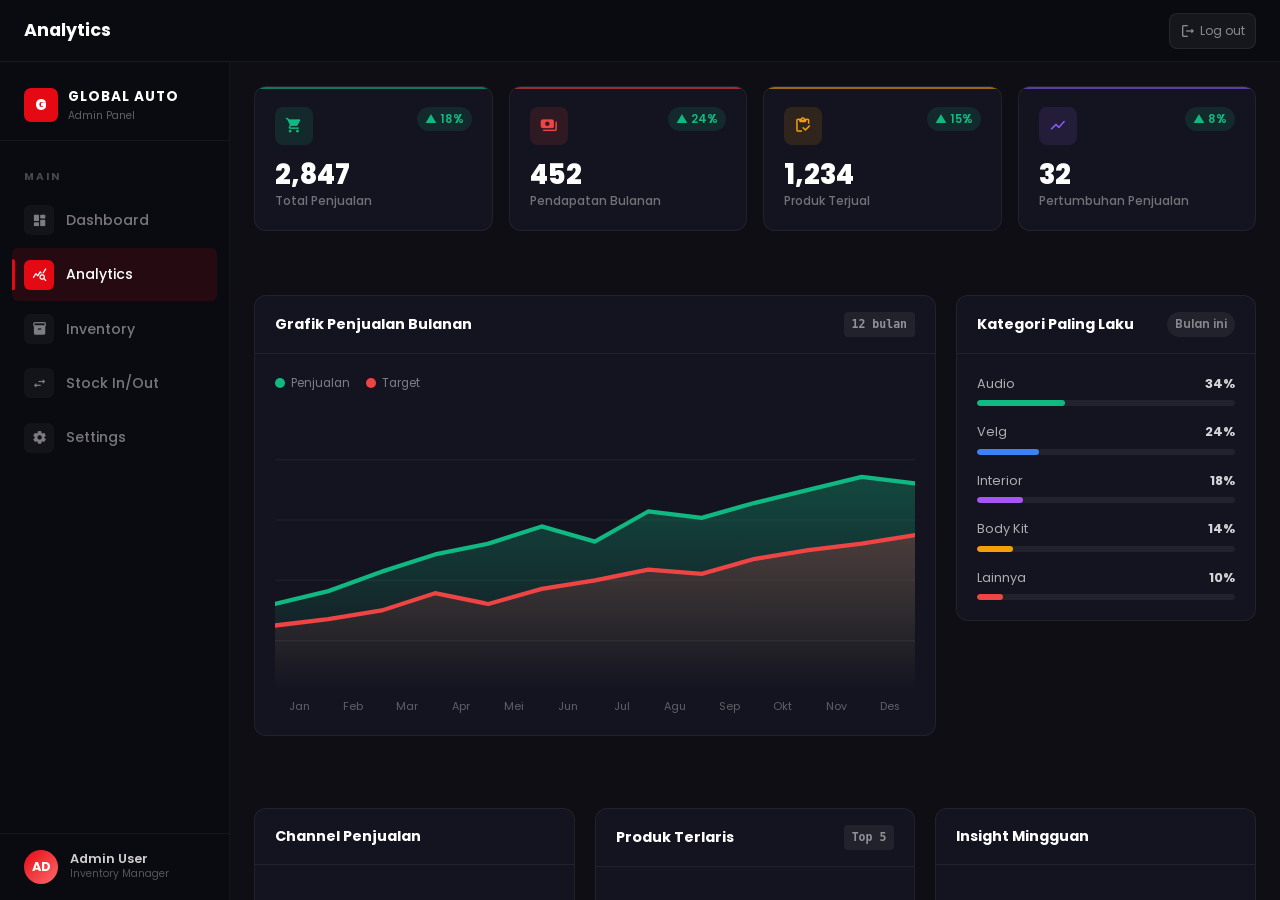
<file: dashboard/analytics.html>
<!DOCTYPE html>
<html lang="id">
<head>
  <meta charset="utf-8" />
  <meta name="viewport" content="width=device-width, initial-scale=1" />
  <title>Global Auto Variasi - Analytics</title>
  <meta name="description" content="Analytics dashboard Global Auto Variasi" />
  <link rel="preconnect" href="https://fonts.googleapis.com" />
  <link rel="preconnect" href="https://fonts.gstatic.com" crossorigin />
  <link href="https://fonts.googleapis.com/icon?family=Material+Icons+Round" rel="stylesheet" />
  <link rel="stylesheet" href="global.css" />
  <link rel="stylesheet" href="style.css" />
</head>
<body>
  <div id="page-analytics" class="dashboard-page page active" style="display:flex;">
    <header class="db-topbar">
      <div class="db-topbar-left">
        <button class="db-menu-toggle" aria-label="Toggle sidebar"><span class="material-icons-round">menu</span></button>
        <h1>Analytics</h1>
      </div>
      <div class="db-topbar-right">
        <button class="topbar-btn" onclick="window.location.href='../index.html'" title="Kembali ke Landing Page" style="font-size:0.75rem;width:auto;padding:0 10px;gap:4px;">
          <span class="material-icons-round" style="font-size:1rem;">logout</span> Log out
        </button>
      </div>
    </header>

    <div class="db-layout">
      <aside class="db-sidebar" id="dbSidebar">
        <div class="db-sidebar-logo">
          <div class="logo-row">
            <div class="logo-icon">G</div>
            <div class="logo-text">GLOBAL AUTO<small>Admin Panel</small></div>
          </div>
        </div>
        <nav class="db-nav" aria-label="Admin navigation">
          <div class="db-nav-label">Main</div>
          <a class="db-nav-item" href="dashboard.html">
            <span class="nav-icon material-icons-round">dashboard</span>
            Dashboard
          </a>
          <a class="db-nav-item active" href="analytics.html" aria-current="page">
            <span class="nav-icon material-icons-round">query_stats</span>
            Analytics
          </a>
          <a class="db-nav-item" href="inventory.html">
            <span class="nav-icon material-icons-round">inventory_2</span>
            Inventory
          </a>
          <a class="db-nav-item" href="stock.html">
            <span class="nav-icon material-icons-round">swap_horiz</span>
            Stock In/Out
          </a>
                    <a class="db-nav-item" href="settings.html"><span class="nav-icon material-icons-round">settings</span>Settings</a>

        </nav>
        <div class="db-sidebar-footer">
          <div class="db-sidebar-user">
            <div class="user-avatar">AD</div>
            <div class="user-info">
              <div class="user-name">Admin User</div>
              <div class="user-role">Inventory Manager</div>
            </div>
          </div>
        </div>
      </aside>

      <main class="db-main" id="dbMain">
        <div class="db-stats-row analytics-stats-row">
          <div class="db-stat-card analytics-stat analytics-stat-sales">
            <div class="stat-top"><div class="stat-icon material-icons-round">shopping_cart</div><span class="stat-change up">▲ 18%</span></div>
            <div class="stat-val">2,847</div><div class="stat-label">Total Penjualan</div>
          </div>
          <div class="db-stat-card analytics-stat analytics-stat-revenue">
            <div class="stat-top"><div class="stat-icon material-icons-round">payments</div><span class="stat-change up">▲ 24%</span></div>
            <div class="stat-val">452</div><div class="stat-label">Pendapatan Bulanan</div>
          </div>
          <div class="db-stat-card analytics-stat analytics-stat-product">
            <div class="stat-top"><div class="stat-icon material-icons-round">inventory</div><span class="stat-change up">▲ 15%</span></div>
            <div class="stat-val">1,234</div><div class="stat-label">Produk Terjual</div>
          </div>
          <div class="db-stat-card analytics-stat analytics-stat-growth">
            <div class="stat-top"><div class="stat-icon material-icons-round">show_chart</div><span class="stat-change up">▲ 8%</span></div>
            <div class="stat-val">32</div><div class="stat-label">Pertumbuhan Penjualan</div>
          </div>
        </div>

        <div class="db-mid-row analytics-mid-row">
          <div class="db-panel analytics-chart-panel">
            <div class="db-panel-header">
              <div class="db-panel-title">Grafik Penjualan Bulanan</div>
              <span class="sku-chip">12 bulan</span>
            </div>
            <div class="db-panel-body analytics-panel-body">
              <div class="analytics-legend">
                <span><i class="legend-dot sales"></i>Penjualan</span>
                <span><i class="legend-dot target"></i>Target</span>
              </div>
              <div class="analytics-chart-wrap">
                <svg viewBox="0 0 720 260" preserveAspectRatio="none" xmlns="http://www.w3.org/2000/svg" aria-hidden="true">
                  <defs>
                    <linearGradient id="salesFill" x1="0" y1="0" x2="0" y2="1"><stop offset="0%" stop-color="#10b981" stop-opacity="0.32"/><stop offset="100%" stop-color="#10b981" stop-opacity="0"/></linearGradient>
                    <linearGradient id="targetFill" x1="0" y1="0" x2="0" y2="1"><stop offset="0%" stop-color="#ef4444" stop-opacity="0.25"/><stop offset="100%" stop-color="#ef4444" stop-opacity="0"/></linearGradient>
                  </defs>
                  <g stroke="rgba(255,255,255,0.06)" stroke-width="1"><line x1="0" y1="48" x2="720" y2="48" /><line x1="0" y1="104" x2="720" y2="104" /><line x1="0" y1="160" x2="720" y2="160" /><line x1="0" y1="216" x2="720" y2="216" /></g>
                  <path d="M0,182 L60,170 L120,152 L180,136 L240,126 L300,110 L360,124 L420,96 L480,102 L540,88 L600,76 L660,64 L720,70 L720,260 L0,260 Z" fill="url(#salesFill)"/>
                  <path d="M0,202 L60,196 L120,188 L180,172 L240,182 L300,168 L360,160 L420,150 L480,154 L540,140 L600,132 L660,126 L720,118 L720,260 L0,260 Z" fill="url(#targetFill)"/>
                  <polyline points="0,182 60,170 120,152 180,136 240,126 300,110 360,124 420,96 480,102 540,88 600,76 660,64 720,70" fill="none" stroke="#10b981" stroke-width="4" stroke-linecap="round" stroke-linejoin="round"/>
                  <polyline points="0,202 60,196 120,188 180,172 240,182 300,168 360,160 420,150 480,154 540,140 600,132 660,126 720,118" fill="none" stroke="#ef4444" stroke-width="4" stroke-linecap="round" stroke-linejoin="round"/>
                </svg>
              </div>
              <div class="analytics-axis-labels"><span>Jan</span><span>Feb</span><span>Mar</span><span>Apr</span><span>Mei</span><span>Jun</span><span>Jul</span><span>Agu</span><span>Sep</span><span>Okt</span><span>Nov</span><span>Des</span></div>
            </div>
          </div>

          <div class="db-panel analytics-side-panel">
            <div class="db-panel-header">
              <div class="db-panel-title">Kategori Paling Laku</div>
              <span class="stat-change neutral">Bulan ini</span>
            </div>
            <div class="db-panel-body">
              <div class="analytics-breakdown-item"><div class="analytics-breakdown-head"><span>Audio</span><strong>34%</strong></div><div class="cat-prog-track"><div class="cat-prog-fill analytics-fill-audio"></div></div></div>
              <div class="analytics-breakdown-item"><div class="analytics-breakdown-head"><span>Velg</span><strong>24%</strong></div><div class="cat-prog-track"><div class="cat-prog-fill analytics-fill-velg"></div></div></div>
              <div class="analytics-breakdown-item"><div class="analytics-breakdown-head"><span>Interior</span><strong>18%</strong></div><div class="cat-prog-track"><div class="cat-prog-fill analytics-fill-interior"></div></div></div>
              <div class="analytics-breakdown-item"><div class="analytics-breakdown-head"><span>Body Kit</span><strong>14%</strong></div><div class="cat-prog-track"><div class="cat-prog-fill analytics-fill-body"></div></div></div>
              <div class="analytics-breakdown-item"><div class="analytics-breakdown-head"><span>Lainnya</span><strong>10%</strong></div><div class="cat-prog-track"><div class="cat-prog-fill analytics-fill-lainnya"></div></div></div>
            </div>
          </div>
        </div>

        <div class="db-bottom-row analytics-bottom-row">
          <div class="db-panel"><div class="db-panel-header"><div class="db-panel-title">Channel Penjualan</div></div><div class="db-panel-body"><div class="analytics-channel-item"><div><div class="analytics-channel-title">Marketplace</div><div class="analytics-channel-sub">Shopee, Tokopedia</div></div><strong>41%</strong></div><div class="analytics-channel-item"><div><div class="analytics-channel-title">Toko Offline</div><div class="analytics-channel-sub">Walk-in customer</div></div><strong>36%</strong></div><div class="analytics-channel-item"><div><div class="analytics-channel-title">WhatsApp</div><div class="analytics-channel-sub">Order konsultasi</div></div><strong>23%</strong></div></div></div>
          <div class="db-panel"><div class="db-panel-header"><div class="db-panel-title">Produk Terlaris</div><span class="sku-chip">Top 5</span></div><div class="db-panel-body"><div class="analytics-product-item"><div><div class="analytics-product-name">JBL Club 6500C</div><div class="analytics-product-sub">Audio & Head Unit</div></div><strong>248</strong></div><div class="analytics-product-item"><div><div class="analytics-product-name">Michelin Pilot Sport 4</div><div class="analytics-product-sub">Velg & Ban</div></div><strong>164</strong></div><div class="analytics-product-item"><div><div class="analytics-product-name">TRD Sportivo Body Kit</div><div class="analytics-product-sub">Body Kit</div></div><strong>122</strong></div></div></div>
          <div class="db-panel"><div class="db-panel-header"><div class="db-panel-title">Insight Mingguan</div></div><div class="db-panel-body"><div class="analytics-insight-item"><strong>Peak order:</strong><span>Jumat dan Sabtu tetap jadi hari terpadat.</span></div><div class="analytics-insight-item"><strong>Rasio konversi:</strong><span>WhatsApp menghasilkan closing paling cepat.</span></div><div class="analytics-insight-item"><strong>Trend kategori:</strong><span>Audio dan ban performa mendominasi permintaan.</span></div></div></div>
        </div>
      </main>
    </div>
  </div>

  <script src="dashboard.js"></script>
</body>
</html>
</file>
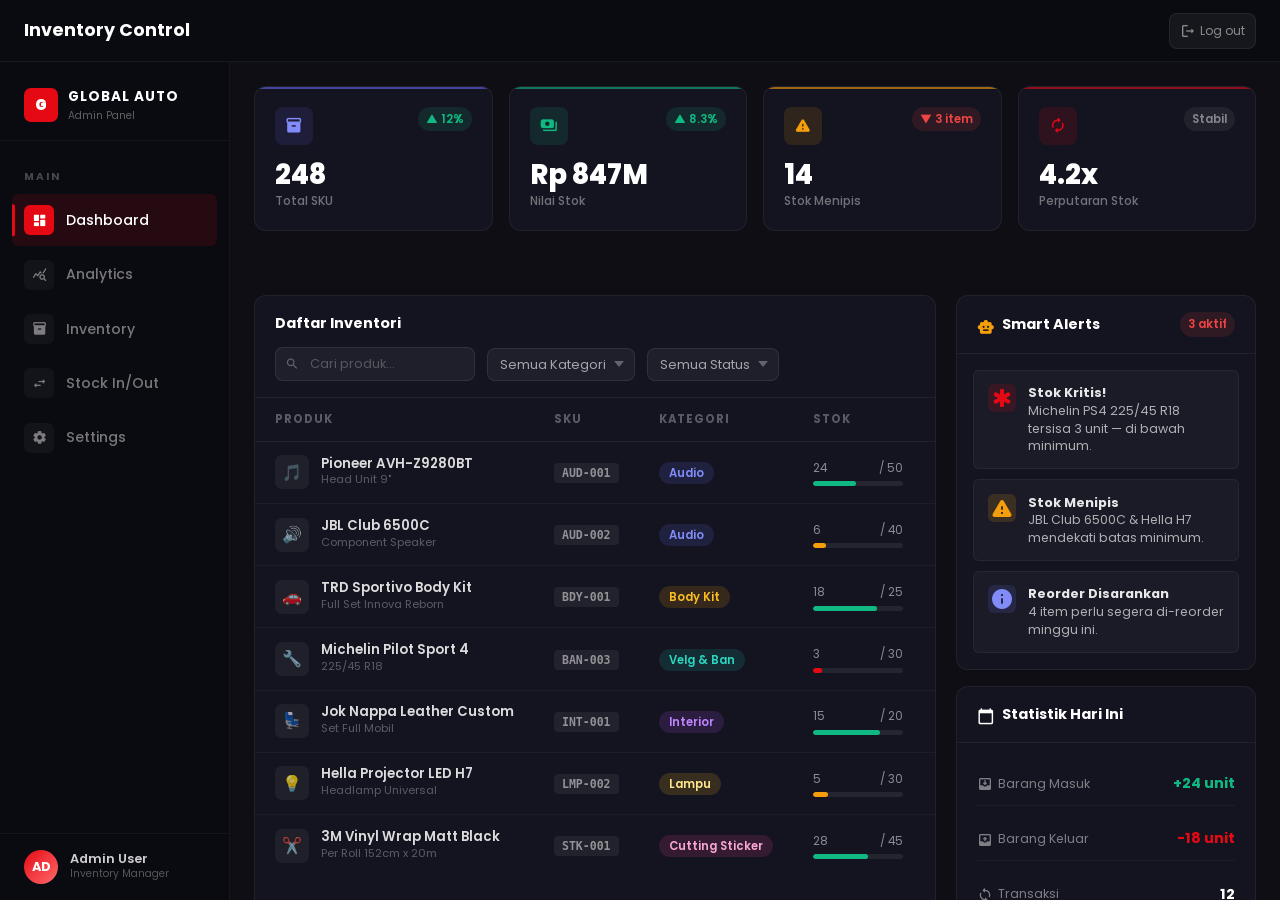
<file: dashboard/dashboard.html>
<!DOCTYPE html>
<html lang="id">
<head>
  <meta charset="utf-8" />
  <meta name="viewport" content="width=device-width, initial-scale=1" />
  <title>Global Auto Variasi - Dashboard</title>
  <meta name="description" content="Dashboard inventori Global Auto Variasi" />
  <link rel="preconnect" href="https://fonts.googleapis.com" />
  <link rel="preconnect" href="https://fonts.gstatic.com" crossorigin />
  <link href="https://fonts.googleapis.com/icon?family=Material+Icons+Round" rel="stylesheet" />
  <link rel="stylesheet" href="global.css" />
  <link rel="stylesheet" href="style.css" />
</head>
<body>
  <div id="page-dashboard" class="dashboard-page page active" style="display:flex;">
    <header class="db-topbar">
      <div class="db-topbar-left">
        <button class="db-menu-toggle" aria-label="Toggle sidebar"><span class="material-icons-round">menu</span></button>
        <h1>Inventory Control</h1>
      </div>
      <div class="db-topbar-right">
        <button class="topbar-btn" onclick="window.location.href='../index.html'" title="Kembali ke Landing Page" style="font-size:0.75rem;width:auto;padding:0 10px;gap:4px;"><span class="material-icons-round" style="font-size:1rem;">logout</span> Log out</button>
      </div>
    </header>

    <div class="db-layout">
      <aside class="db-sidebar" id="dbSidebar">
        <div class="db-sidebar-logo">
          <div class="logo-row">
            <div class="logo-icon">G</div>
            <div class="logo-text">GLOBAL AUTO<small>Admin Panel</small></div>
          </div>
        </div>
        <nav class="db-nav" aria-label="Admin navigation">
          <div class="db-nav-label">Main</div>
          <a class="db-nav-item active" href="dashboard.html" aria-current="page"><span class="nav-icon material-icons-round">dashboard</span>Dashboard</a>
          <a class="db-nav-item" href="analytics.html"><span class="nav-icon material-icons-round">query_stats</span>Analytics</a>
          <a class="db-nav-item" href="inventory.html"><span class="nav-icon material-icons-round">inventory_2</span>Inventory</a>
          <a class="db-nav-item" href="stock.html"><span class="nav-icon material-icons-round">swap_horiz</span>Stock In/Out</a>
          <a class="db-nav-item" href="settings.html"><span class="nav-icon material-icons-round">settings</span>Settings</a>
        </nav>
        <div class="db-sidebar-footer">
          <div class="db-sidebar-user">
            <div class="user-avatar">AD</div>
            <div class="user-info">
              <div class="user-name">Admin User</div>
              <div class="user-role">Inventory Manager</div>
            </div>
          </div>
        </div>
      </aside>

      <main class="db-main" id="dbMain">
        <div class="db-stats-row">
          <div class="db-stat-card" style="--accent-color:#6366f1;--icon-bg:rgba(99,102,241,0.12);--icon-color:#818cf8;">
            <div class="stat-top"><div class="stat-icon material-icons-round">inventory_2</div><span class="stat-change up">▲ 12%</span></div>
            <div class="stat-val">248</div><div class="stat-label">Total SKU</div>
          </div>
          <div class="db-stat-card" style="--accent-color:#10b981;--icon-bg:rgba(16,185,129,0.12);--icon-color:#10b981;">
            <div class="stat-top"><div class="stat-icon material-icons-round">payments</div><span class="stat-change up">▲ 8.3%</span></div>
            <div class="stat-val">Rp 847M</div><div class="stat-label">Nilai Stok</div>
          </div>
          <div class="db-stat-card" style="--accent-color:#f59e0b;--icon-bg:rgba(245,158,11,0.12);--icon-color:#f59e0b;">
            <div class="stat-top"><div class="stat-icon material-icons-round">warning</div><span class="stat-change down">▼ 3 item</span></div>
            <div class="stat-val">14</div><div class="stat-label">Stok Menipis</div>
          </div>
          <div class="db-stat-card" style="--accent-color:#e50914;--icon-bg:rgba(229,9,20,0.12);--icon-color:#e50914;">
            <div class="stat-top"><div class="stat-icon material-icons-round">autorenew</div><span class="stat-change neutral">Stabil</span></div>
            <div class="stat-val">4.2x</div><div class="stat-label">Perputaran Stok</div>
          </div>
        </div>

        <div class="db-mid-row">
          <div class="db-panel">
            <div class="db-panel-header">
              <div class="db-panel-title">Daftar Inventori</div>
              <div class="db-search-filter">
                <div class="db-search"><span class="search-icon material-icons-round">search</span><input type="text" placeholder="Cari produk..." id="inventorySearch" oninput="filterTable()" /></div>
                <select class="db-select" id="katFilter" onchange="filterTable()"><option value="">Semua Kategori</option><option value="audio">Audio</option><option value="body">Body Kit</option><option value="velg">Velg &amp; Ban</option><option value="interior">Interior</option><option value="lampu">Lampu</option><option value="sticker">Cutting Sticker</option></select>
                <select class="db-select" id="statusFilter" onchange="filterTable()"><option value="">Semua Status</option><option value="aman">Aman</option><option value="menipis">Menipis</option><option value="kritis">Kritis</option></select>
              </div>
            </div>
            <div class="db-table-wrap">
              <table>
                <thead>
                  <tr><th>Produk</th><th>SKU</th><th>Kategori</th><th style="min-width:130px;">Stok</th><th>Min</th><th>Status</th></tr>
                </thead>
                <tbody id="inventoryTbody">
                  <tr data-kat="audio" data-status="aman"><td><div class="td-product"><div class="td-product-icon">🎵</div><div><div class="td-product-name">Pioneer AVH-Z9280BT</div><div class="td-product-sub">Head Unit 9"</div></div></div></td><td><span class="sku-chip">AUD-001</span></td><td><span class="kat-chip audio">Audio</span></td><td class="stock-cell"><div class="stock-bar-wrap"><div class="stock-bar-info"><span>24</span><span>/ 50</span></div><div class="stock-bar-track"><div class="stock-bar-fill good" style="width:48%"></div></div></div></td><td style="color:rgba(255,255,255,0.4);font-size:0.78rem;">10</td><td><span class="status-badge aman">Aman</span></td></tr>
                  <tr data-kat="audio" data-status="menipis"><td><div class="td-product"><div class="td-product-icon">🔊</div><div><div class="td-product-name">JBL Club 6500C</div><div class="td-product-sub">Component Speaker</div></div></div></td><td><span class="sku-chip">AUD-002</span></td><td><span class="kat-chip audio">Audio</span></td><td class="stock-cell"><div class="stock-bar-wrap"><div class="stock-bar-info"><span>6</span><span>/ 40</span></div><div class="stock-bar-track"><div class="stock-bar-fill warn" style="width:15%"></div></div></div></td><td style="color:rgba(255,255,255,0.4);font-size:0.78rem;">8</td><td><span class="status-badge menipis">Menipis</span></td></tr>
                  <tr data-kat="body" data-status="aman"><td><div class="td-product"><div class="td-product-icon">🚗</div><div><div class="td-product-name">TRD Sportivo Body Kit</div><div class="td-product-sub">Full Set Innova Reborn</div></div></div></td><td><span class="sku-chip">BDY-001</span></td><td><span class="kat-chip body">Body Kit</span></td><td class="stock-cell"><div class="stock-bar-wrap"><div class="stock-bar-info"><span>18</span><span>/ 25</span></div><div class="stock-bar-track"><div class="stock-bar-fill good" style="width:72%"></div></div></div></td><td style="color:rgba(255,255,255,0.4);font-size:0.78rem;">5</td><td><span class="status-badge aman">Aman</span></td></tr>
                  <tr data-kat="velg" data-status="kritis"><td><div class="td-product"><div class="td-product-icon">🔧</div><div><div class="td-product-name">Michelin Pilot Sport 4</div><div class="td-product-sub">225/45 R18</div></div></div></td><td><span class="sku-chip">BAN-003</span></td><td><span class="kat-chip velg">Velg &amp; Ban</span></td><td class="stock-cell"><div class="stock-bar-wrap"><div class="stock-bar-info"><span>3</span><span>/ 30</span></div><div class="stock-bar-track"><div class="stock-bar-fill crit" style="width:10%"></div></div></div></td><td style="color:rgba(255,255,255,0.4);font-size:0.78rem;">8</td><td><span class="status-badge kritis">Kritis</span></td></tr>
                  <tr data-kat="interior" data-status="aman"><td><div class="td-product"><div class="td-product-icon">💺</div><div><div class="td-product-name">Jok Nappa Leather Custom</div><div class="td-product-sub">Set Full Mobil</div></div></div></td><td><span class="sku-chip">INT-001</span></td><td><span class="kat-chip interior">Interior</span></td><td class="stock-cell"><div class="stock-bar-wrap"><div class="stock-bar-info"><span>15</span><span>/ 20</span></div><div class="stock-bar-track"><div class="stock-bar-fill good" style="width:75%"></div></div></div></td><td style="color:rgba(255,255,255,0.4);font-size:0.78rem;">4</td><td><span class="status-badge aman">Aman</span></td></tr>
                  <tr data-kat="lampu" data-status="menipis"><td><div class="td-product"><div class="td-product-icon">💡</div><div><div class="td-product-name">Hella Projector LED H7</div><div class="td-product-sub">Headlamp Universal</div></div></div></td><td><span class="sku-chip">LMP-002</span></td><td><span class="kat-chip lampu">Lampu</span></td><td class="stock-cell"><div class="stock-bar-wrap"><div class="stock-bar-info"><span>5</span><span>/ 30</span></div><div class="stock-bar-track"><div class="stock-bar-fill warn" style="width:17%"></div></div></div></td><td style="color:rgba(255,255,255,0.4);font-size:0.78rem;">8</td><td><span class="status-badge menipis">Menipis</span></td></tr>
                  <tr data-kat="sticker" data-status="aman"><td><div class="td-product"><div class="td-product-icon">✂️</div><div><div class="td-product-name">3M Vinyl Wrap Matt Black</div><div class="td-product-sub">Per Roll 152cm x 20m</div></div></div></td><td><span class="sku-chip">STK-001</span></td><td><span class="kat-chip sticker">Cutting Sticker</span></td><td class="stock-cell"><div class="stock-bar-wrap"><div class="stock-bar-info"><span>28</span><span>/ 45</span></div><div class="stock-bar-track"><div class="stock-bar-fill good" style="width:62%"></div></div></div></td><td style="color:rgba(255,255,255,0.4);font-size:0.78rem;">10</td><td><span class="status-badge aman">Aman</span></td></tr>
                </tbody>
              </table>
            </div>
          </div>

          <div class="db-right-panel">
            <div class="db-panel">
              <div class="db-panel-header"><span class="db-panel-title"><span class="material-icons-round" style="vertical-align:bottom;font-size:1.1rem;color:#f59e0b;margin-right:4px;">smart_toy</span> Smart Alerts</span><span class="stat-change down">3 aktif</span></div>
              <div class="db-panel-body" style="padding:1rem;">
                <div class="alert-item"><div class="alert-icon crit"><span class="material-icons-round">emergency</span></div><div class="alert-text"><strong>Stok Kritis!</strong> Michelin PS4 225/45 R18 tersisa 3 unit — di bawah minimum.</div></div>
                <div class="alert-item" style="margin-top:0.6rem;"><div class="alert-icon warn"><span class="material-icons-round">warning</span></div><div class="alert-text"><strong>Stok Menipis</strong> JBL Club 6500C &amp; Hella H7 mendekati batas minimum.</div></div>
                <div class="alert-item" style="margin-top:0.6rem;"><div class="alert-icon info"><span class="material-icons-round" style="color:inherit">info</span></div><div class="alert-text"><strong>Reorder Disarankan</strong> 4 item perlu segera di-reorder minggu ini.</div></div>
              </div>
            </div>
            <div class="db-panel">
              <div class="db-panel-header"><span class="db-panel-title"><span class="material-icons-round" style="vertical-align:bottom;font-size:1.1rem;margin-right:4px;">calendar_today</span> Statistik Hari Ini</span></div>
              <div class="db-panel-body">
                <div class="stat-today-row">
                  <div class="stat-today-item"><span class="stat-today-label"><span class="material-icons-round" style="font-size:1rem;vertical-align:middle;margin-right:2px">move_to_inbox</span> Barang Masuk</span><span class="stat-today-val good">+24 unit</span></div>
                  <div class="stat-today-item"><span class="stat-today-label"><span class="material-icons-round" style="font-size:1rem;vertical-align:middle;margin-right:2px">outbox</span> Barang Keluar</span><span class="stat-today-val red">-18 unit</span></div>
                  <div class="stat-today-item"><span class="stat-today-label"><span class="material-icons-round" style="font-size:1rem;vertical-align:middle;margin-right:2px">sync</span> Transaksi</span><span class="stat-today-val">12</span></div>
                  <div class="stat-today-item"><span class="stat-today-label"><span class="material-icons-round" style="font-size:1rem;vertical-align:middle;margin-right:2px">business_center</span> Nilai Transaksi</span><span class="stat-today-val good">Rp 28.4Jt</span></div>
                  <div class="stat-today-item"><span class="stat-today-label"><span class="material-icons-round" style="font-size:1rem;vertical-align:middle;margin-right:2px">warning</span> Item Menipis</span><span class="stat-today-val warn">14 item</span></div>
                </div>
              </div>
            </div>
          </div>
        </div>

        <div class="db-bottom-row">
          <div class="db-panel">
            <div class="db-panel-header"><span class="db-panel-title"><span class="material-icons-round" style="vertical-align:bottom;font-size:1.1rem;margin-right:4px;">pie_chart</span> Distribusi Kategori</span></div>
            <div class="db-panel-body">
              <div class="cat-dist-item"><div class="cat-dist-header"><span class="cat-dist-name"><span class="material-icons-round" style="font-size:1.1rem;vertical-align:middle;margin-right:4px;color:#818cf8">music_note</span> Audio &amp; Head Unit</span><span class="cat-dist-pct">28%</span></div><div class="cat-prog-track"><div class="cat-prog-fill" style="width:28%;height:100%;border-radius:3px;background:#818cf8;"></div></div></div>
              <div class="cat-dist-item"><div class="cat-dist-header"><span class="cat-dist-name"><span class="material-icons-round" style="font-size:1.1rem;vertical-align:middle;margin-right:4px;color:#fbbf24">airport_shuttle</span> Body Kit &amp; Spoiler</span><span class="cat-dist-pct">18%</span></div><div class="cat-prog-track"><div class="cat-prog-fill" style="width:18%;height:100%;border-radius:3px;background:#fbbf24;"></div></div></div>
              <div class="cat-dist-item"><div class="cat-dist-header"><span class="cat-dist-name"><span class="material-icons-round" style="font-size:1.1rem;vertical-align:middle;margin-right:4px;color:#2dd4bf">settings</span> Velg &amp; Ban</span><span class="cat-dist-pct">22%</span></div><div class="cat-prog-track"><div class="cat-prog-fill" style="width:22%;height:100%;border-radius:3px;background:#2dd4bf;"></div></div></div>
              <div class="cat-dist-item"><div class="cat-dist-header"><span class="cat-dist-name"><span class="material-icons-round" style="font-size:1.1rem;vertical-align:middle;margin-right:4px;color:#c084fc">event_seat</span> Interior &amp; Jok</span><span class="cat-dist-pct">15%</span></div><div class="cat-prog-track"><div class="cat-prog-fill" style="width:15%;height:100%;border-radius:3px;background:#c084fc;"></div></div></div>
              <div class="cat-dist-item"><div class="cat-dist-header"><span class="cat-dist-name"><span class="material-icons-round" style="font-size:1.1rem;vertical-align:middle;margin-right:4px;color:#fde68a">lightbulb</span> Lampu &amp; LED</span><span class="cat-dist-pct">10%</span></div><div class="cat-prog-track"><div class="cat-prog-fill" style="width:10%;height:100%;border-radius:3px;background:#fde68a;"></div></div></div>
              <div class="cat-dist-item"><div class="cat-dist-header"><span class="cat-dist-name"><span class="material-icons-round" style="font-size:1.1rem;vertical-align:middle;margin-right:4px;color:#f9a8d4">content_cut</span> Cutting Sticker</span><span class="cat-dist-pct">7%</span></div><div class="cat-prog-track"><div class="cat-prog-fill" style="width:7%;height:100%;border-radius:3px;background:#f9a8d4;"></div></div></div>
            </div>
          </div>

          <div class="db-panel">
            <div class="db-panel-header"><span class="db-panel-title">Saran Reorder</span><span class="ai-label"><span class="material-icons-round" style="font-size:1rem;vertical-align:middle;margin-right:2px">auto_awesome</span> AI</span></div>
            <div class="db-panel-body">
              <div class="reorder-item"><div class="reorder-icon"><span class="material-icons-round">build</span></div><div class="reorder-info"><div class="reorder-name">Michelin PS4 225/45 R18</div><div class="reorder-detail">Kritis — sisa 3 unit, min 8</div></div><button class="btn-reorder" onclick="showOrderToast('Michelin PS4')">Order</button></div>
              <div class="reorder-item"><div class="reorder-icon"><span class="material-icons-round">volume_up</span></div><div class="reorder-info"><div class="reorder-name">JBL Club 6500C</div><div class="reorder-detail">Menipis — sisa 6 unit, min 8</div></div><button class="btn-reorder" onclick="showOrderToast('JBL Club 6500C')">Order</button></div>
              <div class="reorder-item"><div class="reorder-icon"><span class="material-icons-round">lightbulb</span></div><div class="reorder-info"><div class="reorder-name">Hella Projector H7</div><div class="reorder-detail">Menipis — sisa 5 unit, min 8</div></div><button class="btn-reorder" onclick="showOrderToast('Hella H7')">Order</button></div>
            </div>
          </div>

          <div class="db-panel">
            <div class="db-panel-header"><span class="db-panel-title"><span class="material-icons-round" style="vertical-align:bottom;font-size:1.1rem;margin-right:4px;">show_chart</span> Pergerakan Stok</span><span class="sku-chip">7 hari</span></div>
            <div class="db-panel-body">
              <div style="display:flex;gap:1rem;margin-bottom:0.75rem;"><div style="display:flex;align-items:center;gap:5px;font-size:0.72rem;color:rgba(255,255,255,0.5);"><span style="width:8px;height:8px;border-radius:50%;background:#10b981;display:inline-block;"></span>Masuk</div><div style="display:flex;align-items:center;gap:5px;font-size:0.72rem;color:rgba(255,255,255,0.5);"><span style="width:8px;height:8px;border-radius:50%;background:var(--red);display:inline-block;"></span>Keluar</div></div>
              <div class="chart-wrap">
                <svg viewBox="0 0 280 120" preserveAspectRatio="none" xmlns="http://www.w3.org/2000/svg">
                  <defs><linearGradient id="gIn" x1="0" y1="0" x2="0" y2="1"><stop offset="0%" stop-color="#10b981" stop-opacity="0.3"/><stop offset="100%" stop-color="#10b981" stop-opacity="0"/></linearGradient><linearGradient id="gOut" x1="0" y1="0" x2="0" y2="1"><stop offset="0%" stop-color="#e50914" stop-opacity="0.25"/><stop offset="100%" stop-color="#e50914" stop-opacity="0"/></linearGradient></defs>
                  <line x1="0" y1="30" x2="280" y2="30" stroke="rgba(255,255,255,0.05)" stroke-width="1"/><line x1="0" y1="60" x2="280" y2="60" stroke="rgba(255,255,255,0.05)" stroke-width="1"/><line x1="0" y1="90" x2="280" y2="90" stroke="rgba(255,255,255,0.05)" stroke-width="1"/>
                  <path d="M0,80 L40,60 L80,45 L120,55 L160,35 L200,50 L240,30 L280,40 L280,120 L0,120 Z" fill="url(#gIn)"/><path d="M0,90 L40,85 L80,70 L120,80 L160,65 L200,75 L240,60 L280,68 L280,120 L0,120 Z" fill="url(#gOut)"/><polyline points="0,80 40,60 80,45 120,55 160,35 200,50 240,30 280,40" fill="none" stroke="#10b981" stroke-width="2" stroke-linejoin="round" stroke-linecap="round"/><polyline points="0,90 40,85 80,70 120,80 160,65 200,75 240,60 280,68" fill="none" stroke="#e50914" stroke-width="2" stroke-linejoin="round" stroke-linecap="round"/>
                </svg>
              </div>
            </div>
          </div>
        </div>
      </main>
    </div>
  </div>
  <script src="dashboard.js"></script>
  <script>
    function filterTable() {
      var search = (document.getElementById('inventorySearch').value || '').toLowerCase();
      var kat = (document.getElementById('katFilter').value || '').toLowerCase();
      var status = (document.getElementById('statusFilter').value || '').toLowerCase();
      var rows = document.querySelectorAll('#inventoryTbody tr');
      rows.forEach(function(row) {
        var text = row.textContent.toLowerCase();
        var rowKat = (row.getAttribute('data-kat') || '').toLowerCase();
        var rowStatus = (row.getAttribute('data-status') || '').toLowerCase();
        var show = true;
        if (search && text.indexOf(search) === -1) show = false;
        if (kat && rowKat !== kat) show = false;
        if (status && rowStatus !== status) show = false;
        row.style.display = show ? '' : 'none';
      });
    }
  </script>
</body>
</html>
</file>
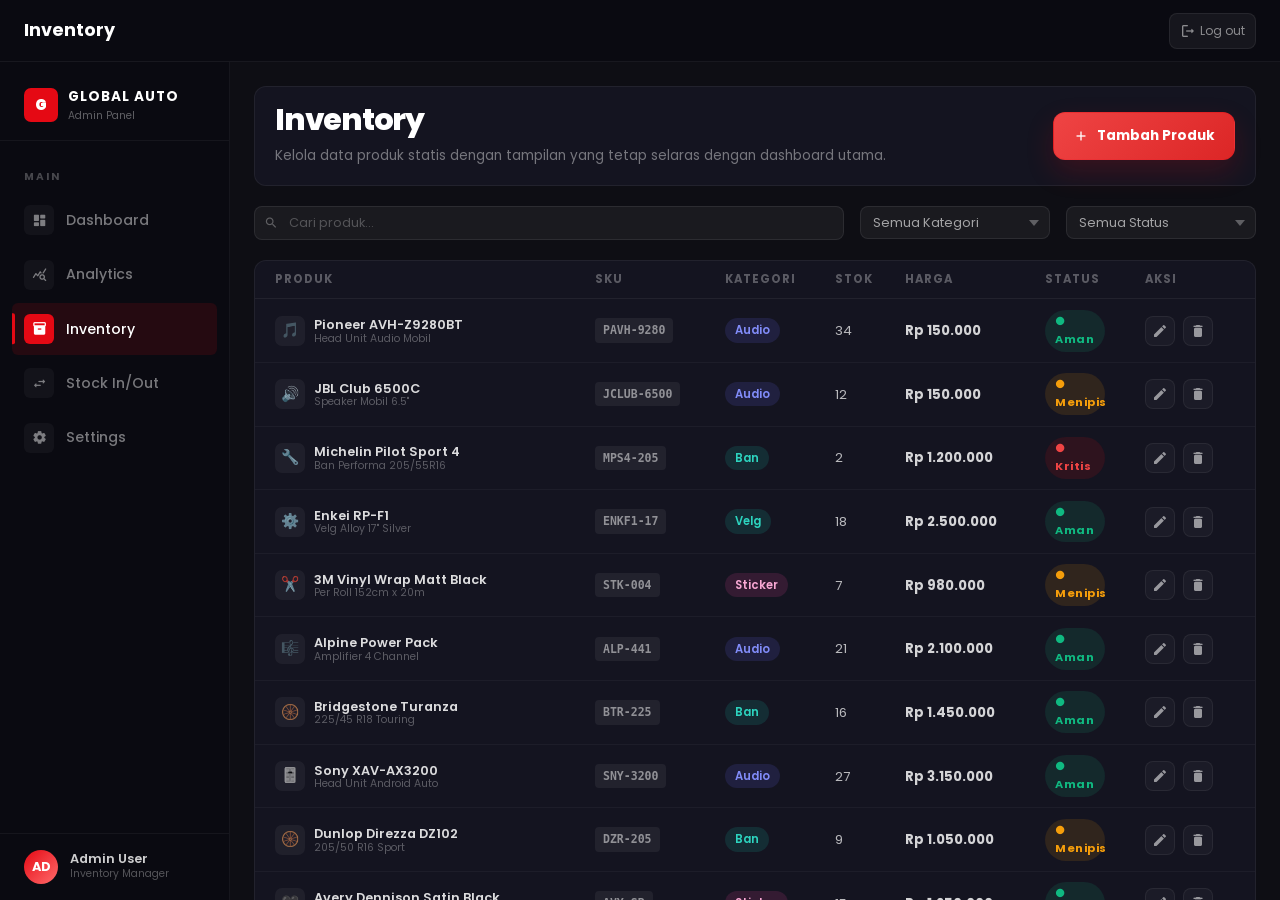
<file: dashboard/inventory.html>
<!DOCTYPE html>
<html lang="id">
<head>
  <meta charset="utf-8" />
  <meta name="viewport" content="width=device-width, initial-scale=1" />
  <title>Global Auto Variasi - Inventory</title>
  <meta name="description" content="Inventory Control Global Auto Variasi" />
  <link rel="preconnect" href="https://fonts.googleapis.com" />
  <link rel="preconnect" href="https://fonts.gstatic.com" crossorigin />
  <link href="https://fonts.googleapis.com/icon?family=Material+Icons+Round" rel="stylesheet" />
  <link rel="stylesheet" href="global.css" />
  <link rel="stylesheet" href="style.css" />
</head>
<body>
  <div id="page-inventory" class="dashboard-page page active" style="display:flex;">
    <header class="db-topbar">
      <div class="db-topbar-left">
        <button class="db-menu-toggle" aria-label="Toggle sidebar"><span class="material-icons-round">menu</span></button>
        <h1>Inventory</h1>
      </div>
      <div class="db-topbar-right">
        <button class="topbar-btn" onclick="window.location.href='../index.html'" title="Kembali ke Landing Page" style="font-size:0.75rem;width:auto;padding:0 10px;gap:4px;"><span class="material-icons-round" style="font-size:1rem;">logout</span> Log out</button>
      </div>
    </header>

    <div class="db-layout">
      <aside class="db-sidebar" id="dbSidebar">
        <div class="db-sidebar-logo">
          <div class="logo-row">
            <div class="logo-icon">G</div>
            <div class="logo-text">GLOBAL AUTO<small>Admin Panel</small></div>
          </div>
        </div>
        <nav class="db-nav" aria-label="Admin navigation">
          <div class="db-nav-label">Main</div>
          <a class="db-nav-item" href="dashboard.html"><span class="nav-icon material-icons-round">dashboard</span>Dashboard</a>
          <a class="db-nav-item" href="analytics.html"><span class="nav-icon material-icons-round">query_stats</span>Analytics</a>
          <a class="db-nav-item active" href="inventory.html" aria-current="page"><span class="nav-icon material-icons-round">inventory_2</span>Inventory</a>
          <a class="db-nav-item" href="stock.html"><span class="nav-icon material-icons-round">swap_horiz</span>Stock In/Out</a>
          <a class="db-nav-item" href="settings.html"><span class="nav-icon material-icons-round">settings</span>Settings</a>
        </nav>
        <div class="db-sidebar-footer">
          <div class="db-sidebar-user">
            <div class="user-avatar">AD</div>
            <div class="user-info">
              <div class="user-name">Admin User</div>
              <div class="user-role">Inventory Manager</div>
            </div>
          </div>
        </div>
      </aside>

      <main class="db-main db-inventory-main" id="dbMain">
        <section class="db-panel inventory-top-panel">
          <div class="inventory-page-head">
            <div>
              <h2 class="inventory-page-title">Inventory</h2>
              <p class="inventory-page-copy">Kelola data produk statis dengan tampilan yang tetap selaras dengan dashboard utama.</p>
            </div>
            <button class="btn-add-product" type="button" onclick="toggleAddProductView(true)"><span class="material-icons-round">add</span>Tambah Produk</button>
          </div>
        </section>

        <section class="db-panel inventory-add-panel" id="addProductPanel" hidden>
          <div class="inventory-add-head">
            <div>
              <h2 class="inventory-add-title">Tambah Produk</h2>
              <p class="inventory-add-copy">Tampilan form statis untuk input produk baru, tetap satu halaman dengan inventory.</p>
            </div>
            <div class="inventory-add-actions">
              <button class="inventory-back-btn" type="button" onclick="toggleAddProductView(false)"><span class="material-icons-round">arrow_back</span>Kembali</button>
              <button class="btn-add-product" type="button"><span class="material-icons-round">save</span>Simpan</button>
            </div>
          </div>

          <div class="inventory-add-grid">
            <div class="inventory-form-panel">
              <div class="inventory-form-section-title">Informasi Produk</div>
              <div class="inventory-form-grid">
                <label class="inventory-field inventory-field-wide">
                  <span>Nama Produk</span>
                  <input type="text" placeholder="Contoh: Pioneer AVH-Z9280BT" />
                </label>
                <label class="inventory-field">
                  <span>SKU</span>
                  <input type="text" placeholder="PAVH-9280" />
                </label>
                <label class="inventory-field">
                  <span>Kategori</span>
                  <select>
                    <option>Audio</option>
                    <option>Ban</option>
                    <option>Velg</option>
                    <option>Sticker</option>
                  </select>
                </label>
                <label class="inventory-field">
                  <span>Stok</span>
                  <input type="number" placeholder="0" />
                </label>
                <label class="inventory-field">
                  <span>Harga</span>
                  <input type="text" placeholder="Rp 0" />
                </label>
                <label class="inventory-field">
                  <span>Status</span>
                  <select>
                    <option>Aman</option>
                    <option>Menipis</option>
                    <option>Kritis</option>
                  </select>
                </label>
                <label class="inventory-field inventory-field-wide">
                  <span>Deskripsi</span>
                  <textarea rows="4" placeholder="Isi detail produk, ukuran, atau catatan stok..."></textarea>
                </label>
              </div>
            </div>

            <aside class="inventory-preview-panel">
              <div class="inventory-form-section-title">Preview Produk</div>
              <div class="inventory-preview-card">
                <div class="inventory-preview-icon">🎵</div>
                <div class="inventory-preview-name">Nama Produk</div>
                <div class="inventory-preview-sub">Kategori • SKU</div>
                <div class="inventory-preview-meta">
                  <span>Stok 0</span>
                  <span>Rp 0</span>
                </div>
                <div class="inventory-preview-status">● Aman</div>
              </div>
              <div class="inventory-preview-note">Tampilan ini hanya mockup visual, tanpa penyimpanan data.</div>
            </aside>
          </div>
        </section>

        <section class="inventory-toolbar-wrap" id="inventoryViewShell">
          <div class="inventory-toolbar">
            <div class="db-search inventory-search"><span class="search-icon material-icons-round">search</span><input type="text" placeholder="Cari produk..." id="inventorySearch" oninput="filterTable()" /></div>
            <select class="db-select inventory-select" id="katFilter" onchange="filterTable()"><option value="">Semua Kategori</option><option value="audio">Audio</option><option value="ban">Ban</option><option value="velg">Velg</option><option value="sticker">Sticker</option></select>
            <select class="db-select inventory-select" id="statusFilter" onchange="filterTable()"><option value="">Semua Status</option><option value="aman">Aman</option><option value="menipis">Menipis</option><option value="kritis">Kritis</option></select>
          </div>
        </section>

        <div class="inventory-content-grid">
          <section class="db-panel inventory-table-panel">
            <div class="inventory-table-wrap">
              <table>
                <thead>
                  <tr>
                    <th>Produk</th>
                    <th>SKU</th>
                    <th>Kategori</th>
                    <th>Stok</th>
                    <th>Harga</th>
                    <th>Status</th>
                    <th>Aksi</th>
                  </tr>
                </thead>
                <tbody id="inventoryTbody">
                <tr data-kat="audio" data-status="aman">
                  <td><div class="td-product"><div class="td-product-icon">🎵</div><div><div class="td-product-name">Pioneer AVH-Z9280BT</div><div class="td-product-sub">Head Unit Audio Mobil</div></div></div></td>
                  <td><span class="sku-chip">PAVH-9280</span></td>
                  <td><span class="kat-chip audio">Audio</span></td>
                  <td>34</td>
                  <td class="inventory-price">Rp 150.000</td>
                  <td><span class="status-badge aman">● Aman</span></td>
                  <td><div class="inventory-actions"><button class="inventory-action-btn" type="button"><span class="material-icons-round">edit</span></button><button class="inventory-action-btn" type="button"><span class="material-icons-round">delete</span></button></div></td>
                </tr>
                <tr data-kat="audio" data-status="menipis">
                  <td><div class="td-product"><div class="td-product-icon">🔊</div><div><div class="td-product-name">JBL Club 6500C</div><div class="td-product-sub">Speaker Mobil 6.5"</div></div></div></td>
                  <td><span class="sku-chip">JCLUB-6500</span></td>
                  <td><span class="kat-chip audio">Audio</span></td>
                  <td>12</td>
                  <td class="inventory-price">Rp 150.000</td>
                  <td><span class="status-badge menipis">● Menipis</span></td>
                  <td><div class="inventory-actions"><button class="inventory-action-btn" type="button"><span class="material-icons-round">edit</span></button><button class="inventory-action-btn" type="button"><span class="material-icons-round">delete</span></button></div></td>
                </tr>
                <tr data-kat="ban" data-status="kritis">
                  <td><div class="td-product"><div class="td-product-icon">🔧</div><div><div class="td-product-name">Michelin Pilot Sport 4</div><div class="td-product-sub">Ban Performa 205/55R16</div></div></div></td>
                  <td><span class="sku-chip">MPS4-205</span></td>
                  <td><span class="kat-chip velg">Ban</span></td>
                  <td>2</td>
                  <td class="inventory-price">Rp 1.200.000</td>
                  <td><span class="status-badge kritis">● Kritis</span></td>
                  <td><div class="inventory-actions"><button class="inventory-action-btn" type="button"><span class="material-icons-round">edit</span></button><button class="inventory-action-btn" type="button"><span class="material-icons-round">delete</span></button></div></td>
                </tr>
                <tr data-kat="velg" data-status="aman">
                  <td><div class="td-product"><div class="td-product-icon">⚙️</div><div><div class="td-product-name">Enkei RP-F1</div><div class="td-product-sub">Velg Alloy 17" Silver</div></div></div></td>
                  <td><span class="sku-chip">ENKF1-17</span></td>
                  <td><span class="kat-chip velg">Velg</span></td>
                  <td>18</td>
                  <td class="inventory-price">Rp 2.500.000</td>
                  <td><span class="status-badge aman">● Aman</span></td>
                  <td><div class="inventory-actions"><button class="inventory-action-btn" type="button"><span class="material-icons-round">edit</span></button><button class="inventory-action-btn" type="button"><span class="material-icons-round">delete</span></button></div></td>
                </tr>
                <tr data-kat="sticker" data-status="menipis">
                  <td><div class="td-product"><div class="td-product-icon">✂️</div><div><div class="td-product-name">3M Vinyl Wrap Matt Black</div><div class="td-product-sub">Per Roll 152cm x 20m</div></div></div></td>
                  <td><span class="sku-chip">STK-004</span></td>
                  <td><span class="kat-chip sticker">Sticker</span></td>
                  <td>7</td>
                  <td class="inventory-price">Rp 980.000</td>
                  <td><span class="status-badge menipis">● Menipis</span></td>
                  <td><div class="inventory-actions"><button class="inventory-action-btn" type="button"><span class="material-icons-round">edit</span></button><button class="inventory-action-btn" type="button"><span class="material-icons-round">delete</span></button></div></td>
                </tr>
                <tr data-kat="audio" data-status="aman">
                  <td><div class="td-product"><div class="td-product-icon">🎼</div><div><div class="td-product-name">Alpine Power Pack</div><div class="td-product-sub">Amplifier 4 Channel</div></div></div></td>
                  <td><span class="sku-chip">ALP-441</span></td>
                  <td><span class="kat-chip audio">Audio</span></td>
                  <td>21</td>
                  <td class="inventory-price">Rp 2.100.000</td>
                  <td><span class="status-badge aman">● Aman</span></td>
                  <td><div class="inventory-actions"><button class="inventory-action-btn" type="button"><span class="material-icons-round">edit</span></button><button class="inventory-action-btn" type="button"><span class="material-icons-round">delete</span></button></div></td>
                </tr>
                <tr data-kat="velg" data-status="aman">
                  <td><div class="td-product"><div class="td-product-icon">🛞</div><div><div class="td-product-name">Bridgestone Turanza</div><div class="td-product-sub">225/45 R18 Touring</div></div></div></td>
                  <td><span class="sku-chip">BTR-225</span></td>
                  <td><span class="kat-chip velg">Ban</span></td>
                  <td>16</td>
                  <td class="inventory-price">Rp 1.450.000</td>
                  <td><span class="status-badge aman">● Aman</span></td>
                  <td><div class="inventory-actions"><button class="inventory-action-btn" type="button"><span class="material-icons-round">edit</span></button><button class="inventory-action-btn" type="button"><span class="material-icons-round">delete</span></button></div></td>
                </tr>
                <tr data-kat="audio" data-status="aman">
                  <td><div class="td-product"><div class="td-product-icon">🎚️</div><div><div class="td-product-name">Sony XAV-AX3200</div><div class="td-product-sub">Head Unit Android Auto</div></div></div></td>
                  <td><span class="sku-chip">SNY-3200</span></td>
                  <td><span class="kat-chip audio">Audio</span></td>
                  <td>27</td>
                  <td class="inventory-price">Rp 3.150.000</td>
                  <td><span class="status-badge aman">● Aman</span></td>
                  <td><div class="inventory-actions"><button class="inventory-action-btn" type="button"><span class="material-icons-round">edit</span></button><button class="inventory-action-btn" type="button"><span class="material-icons-round">delete</span></button></div></td>
                </tr>
                <tr data-kat="ban" data-status="menipis">
                  <td><div class="td-product"><div class="td-product-icon">🛞</div><div><div class="td-product-name">Dunlop Direzza DZ102</div><div class="td-product-sub">205/50 R16 Sport</div></div></div></td>
                  <td><span class="sku-chip">DZR-205</span></td>
                  <td><span class="kat-chip velg">Ban</span></td>
                  <td>9</td>
                  <td class="inventory-price">Rp 1.050.000</td>
                  <td><span class="status-badge menipis">● Menipis</span></td>
                  <td><div class="inventory-actions"><button class="inventory-action-btn" type="button"><span class="material-icons-round">edit</span></button><button class="inventory-action-btn" type="button"><span class="material-icons-round">delete</span></button></div></td>
                </tr>
                <tr data-kat="sticker" data-status="aman">
                  <td><div class="td-product"><div class="td-product-icon">🖤</div><div><div class="td-product-name">Avery Dennison Satin Black</div><div class="td-product-sub">Wrapping Premium 1.52m</div></div></div></td>
                  <td><span class="sku-chip">AVY-SB</span></td>
                  <td><span class="kat-chip sticker">Sticker</span></td>
                  <td>15</td>
                  <td class="inventory-price">Rp 1.250.000</td>
                  <td><span class="status-badge aman">● Aman</span></td>
                  <td><div class="inventory-actions"><button class="inventory-action-btn" type="button"><span class="material-icons-round">edit</span></button><button class="inventory-action-btn" type="button"><span class="material-icons-round">delete</span></button></div></td>
                </tr>
                </tbody>
              </table>
            </div>
          </section>

          <section class="inventory-card-grid">
            <div class="db-panel">
              <div class="db-panel-header"><div class="db-panel-title">Ringkasan Stok</div></div>
              <div class="db-panel-body inventory-summary-list">
                <div class="inventory-summary-item"><span class="inventory-summary-label">Total Produk</span><span class="inventory-summary-value">248 SKU</span></div>
                <div class="inventory-summary-item"><span class="inventory-summary-label">Produk Aman</span><span class="inventory-summary-value" style="color:#10b981;">182 item</span></div>
                <div class="inventory-summary-item"><span class="inventory-summary-label">Produk Menipis</span><span class="inventory-summary-value" style="color:#f59e0b;">41 item</span></div>
                <div class="inventory-summary-item"><span class="inventory-summary-label">Produk Kritis</span><span class="inventory-summary-value" style="color:#ef4444;">14 item</span></div>
              </div>
            </div>
            <div class="db-panel">
              <div class="db-panel-header"><div class="db-panel-title">Highlight</div></div>
              <div class="db-panel-body">
                <div class="inventory-sku-highlight">
                  <div class="big-number">Rp 847M</div>
                  <div class="small-text">Nilai stok aktif</div>
                </div>
                <div style="height:1rem;"></div>
                <div class="inventory-summary-item"><span class="inventory-summary-label">Kategori terbanyak</span><span class="inventory-summary-value">Audio</span></div>
                <div class="inventory-summary-item"><span class="inventory-summary-label">Kecepatan perputaran</span><span class="inventory-summary-value">4.2x</span></div>
              </div>
            </div>
          </section>
        </div>
      </main>
    </div>

    <div id="toastMsg" style="position:fixed;bottom:1.5rem;right:1.5rem;background:#10b981;color:#fff;padding:12px 20px;border-radius:10px;font-size:0.85rem;font-weight:600;box-shadow:0 8px 24px rgba(0,0,0,0.3);transform:translateY(100px);opacity:0;transition:all 0.35s cubic-bezier(0.4,0,0.2,1);z-index:9999;pointer-events:none;"></div>
  </div>

  <script src="dashboard.js"></script>
  <script>
    function toggleAddProductView(open) {
      var panel = document.getElementById('addProductPanel');
      var view = document.getElementById('inventoryViewShell');
      var tableGrid = document.querySelector('.inventory-content-grid');
      if (!panel || !view || !tableGrid) return;
      panel.hidden = !open;
      view.hidden = open;
      tableGrid.hidden = open;
      panel.classList.toggle('is-open', open);
    }

    function filterTable() {
      var search = (document.getElementById('inventorySearch').value || '').toLowerCase();
      var kat = (document.getElementById('katFilter').value || '').toLowerCase();
      var status = (document.getElementById('statusFilter').value || '').toLowerCase();
      var rows = document.querySelectorAll('#inventoryTbody tr');
      rows.forEach(function(row) {
        var text = row.textContent.toLowerCase();
        var rowKat = (row.getAttribute('data-kat') || '').toLowerCase();
        var rowStatus = (row.getAttribute('data-status') || '').toLowerCase();
        var show = true;
        if (search && text.indexOf(search) === -1) show = false;
        if (kat && rowKat !== kat) show = false;
        if (status && rowStatus !== status) show = false;
        row.style.display = show ? '' : 'none';
      });
    }
  </script>
</body>
</html>
</file>
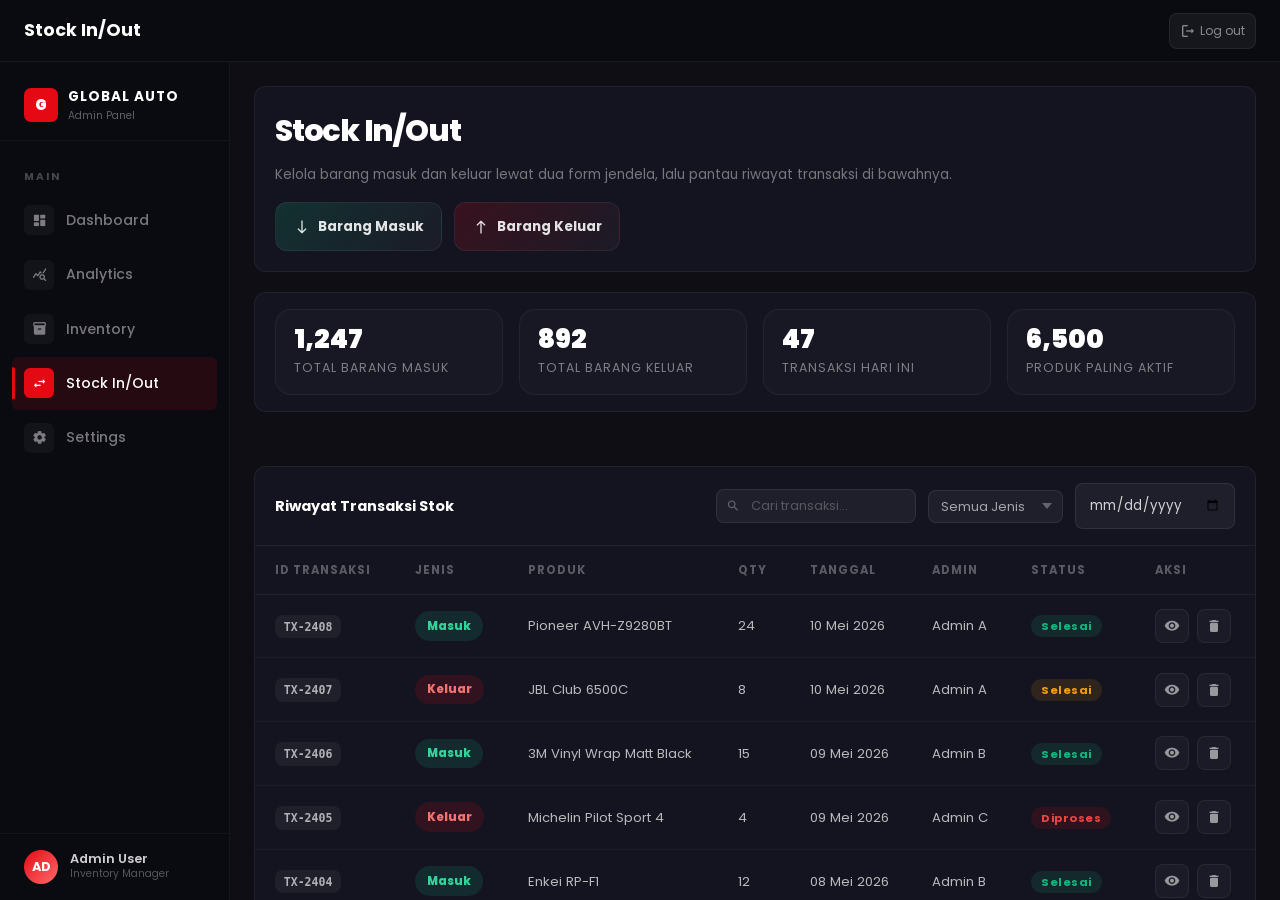
<file: dashboard/stock.html>
<!DOCTYPE html>
<html lang="id">
<head>
  <meta charset="utf-8" />
  <meta name="viewport" content="width=device-width, initial-scale=1" />
  <title>Global Auto Variasi - Stock In/Out</title>
  <meta name="description" content="Stock in/out Global Auto Variasi" />
  <link rel="preconnect" href="https://fonts.googleapis.com" />
  <link rel="preconnect" href="https://fonts.gstatic.com" crossorigin />
  <link href="https://fonts.googleapis.com/icon?family=Material+Icons+Round" rel="stylesheet" />
  <link rel="stylesheet" href="global.css" />
  <link rel="stylesheet" href="style.css" />
</head>
<body>
  <div id="page-stock" class="dashboard-page page active" style="display:flex;">
    <header class="db-topbar">
      <div class="db-topbar-left">
        <button class="db-menu-toggle" aria-label="Toggle sidebar"><span class="material-icons-round">menu</span></button>
        <h1>Stock In/Out</h1>
      </div>
      <div class="db-topbar-right">
        <button class="topbar-btn" onclick="window.location.href='../index.html'" title="Kembali ke Landing Page" style="font-size:0.75rem;width:auto;padding:0 10px;gap:4px;"><span class="material-icons-round" style="font-size:1rem;">logout</span> Log out</button>
      </div>
    </header>

    <div class="db-layout">
      <aside class="db-sidebar" id="dbSidebar">
        <div class="db-sidebar-logo">
          <div class="logo-row">
            <div class="logo-icon">G</div>
            <div class="logo-text">GLOBAL AUTO<small>Admin Panel</small></div>
          </div>
        </div>
        <nav class="db-nav" aria-label="Admin navigation">
          <div class="db-nav-label">Main</div>
          <a class="db-nav-item" href="dashboard.html"><span class="nav-icon material-icons-round">dashboard</span>Dashboard</a>
          <a class="db-nav-item" href="analytics.html"><span class="nav-icon material-icons-round">query_stats</span>Analytics</a>
          <a class="db-nav-item" href="inventory.html"><span class="nav-icon material-icons-round">inventory_2</span>Inventory</a>
          <a class="db-nav-item active" href="stock.html" aria-current="page"><span class="nav-icon material-icons-round">swap_horiz</span>Stock In/Out</a>
          <a class="db-nav-item" href="settings.html"><span class="nav-icon material-icons-round">settings</span>Settings</a>
        </nav>
        <div class="db-sidebar-footer">
          <div class="db-sidebar-user">
            <div class="user-avatar">AD</div>
            <div class="user-info">
              <div class="user-name">Admin User</div>
              <div class="user-role">Inventory Manager</div>
            </div>
          </div>
        </div>
      </aside>

      <main class="db-main stock-main" id="dbMain">
        <section class="db-panel stock-hero-panel">
          <div class="stock-hero-head">
            <div>
              <h2 class="stock-title">Stock In/Out</h2>
              <p class="stock-copy">Kelola barang masuk dan keluar lewat dua form jendela, lalu pantau riwayat transaksi di bawahnya.</p>
            </div>
            <div class="stock-hero-actions">
              <button class="stock-action-btn stock-action-in" type="button" onclick="toggleStockModal('in')"><span class="material-icons-round">south</span>Barang Masuk</button>
              <button class="stock-action-btn stock-action-out" type="button" onclick="toggleStockModal('out')"><span class="material-icons-round">north</span>Barang Keluar</button>
            </div>
          </div>
        </section>

        <div class="db-panel stock-summary-row">
          <div class="stock-summary-card">
            <div class="stock-summary-value">1,247</div>
            <div class="stock-summary-label">Total Barang Masuk</div>
          </div>
          <div class="stock-summary-card">
            <div class="stock-summary-value">892</div>
            <div class="stock-summary-label">Total Barang Keluar</div>
          </div>
          <div class="stock-summary-card">
            <div class="stock-summary-value">47</div>
            <div class="stock-summary-label">Transaksi Hari Ini</div>
          </div>
          <div class="stock-summary-card">
            <div class="stock-summary-value">6,500</div>
            <div class="stock-summary-label">Produk Paling Aktif</div>
          </div>
        </div>

        <section class="db-panel stock-table-panel">
          <div class="db-panel-header stock-table-head">
            <div class="db-panel-title">Riwayat Transaksi Stok</div>
            <div class="db-search-filter stock-filter-bar">
              <div class="db-search"><span class="search-icon material-icons-round">search</span><input type="text" placeholder="Cari transaksi..." /></div>
              <select class="db-select"><option>Semua Jenis</option><option>Barang Masuk</option><option>Barang Keluar</option></select>
              <input class="stock-date" type="date" />
            </div>
          </div>
          <div class="stock-table-wrap">
            <table class="stock-history-table">
              <thead>
                <tr>
                  <th>ID Transaksi</th>
                  <th>Jenis</th>
                  <th>Produk</th>
                  <th>Qty</th>
                  <th>Tanggal</th>
                  <th>Admin</th>
                  <th>Status</th>
                  <th>Aksi</th>
                </tr>
              </thead>
              <tbody>
                <tr>
                  <td><span class="stock-id">TX-2408</span></td>
                  <td><span class="stock-type in">Masuk</span></td>
                  <td>Pioneer AVH-Z9280BT</td>
                  <td>24</td>
                  <td>10 Mei 2026</td>
                  <td>Admin A</td>
                  <td><span class="status-badge aman">Selesai</span></td>
                  <td><div class="stock-row-actions"><button class="inventory-action-btn" type="button"><span class="material-icons-round">visibility</span></button><button class="inventory-action-btn" type="button"><span class="material-icons-round">delete</span></button></div></td>
                </tr>
                <tr>
                  <td><span class="stock-id">TX-2407</span></td>
                  <td><span class="stock-type out">Keluar</span></td>
                  <td>JBL Club 6500C</td>
                  <td>8</td>
                  <td>10 Mei 2026</td>
                  <td>Admin A</td>
                  <td><span class="status-badge menipis">Selesai</span></td>
                  <td><div class="stock-row-actions"><button class="inventory-action-btn" type="button"><span class="material-icons-round">visibility</span></button><button class="inventory-action-btn" type="button"><span class="material-icons-round">delete</span></button></div></td>
                </tr>
                <tr>
                  <td><span class="stock-id">TX-2406</span></td>
                  <td><span class="stock-type in">Masuk</span></td>
                  <td>3M Vinyl Wrap Matt Black</td>
                  <td>15</td>
                  <td>09 Mei 2026</td>
                  <td>Admin B</td>
                  <td><span class="status-badge aman">Selesai</span></td>
                  <td><div class="stock-row-actions"><button class="inventory-action-btn" type="button"><span class="material-icons-round">visibility</span></button><button class="inventory-action-btn" type="button"><span class="material-icons-round">delete</span></button></div></td>
                </tr>
                <tr>
                  <td><span class="stock-id">TX-2405</span></td>
                  <td><span class="stock-type out">Keluar</span></td>
                  <td>Michelin Pilot Sport 4</td>
                  <td>4</td>
                  <td>09 Mei 2026</td>
                  <td>Admin C</td>
                  <td><span class="status-badge kritis">Diproses</span></td>
                  <td><div class="stock-row-actions"><button class="inventory-action-btn" type="button"><span class="material-icons-round">visibility</span></button><button class="inventory-action-btn" type="button"><span class="material-icons-round">delete</span></button></div></td>
                </tr>
                <tr>
                  <td><span class="stock-id">TX-2404</span></td>
                  <td><span class="stock-type in">Masuk</span></td>
                  <td>Enkei RP-F1</td>
                  <td>12</td>
                  <td>08 Mei 2026</td>
                  <td>Admin B</td>
                  <td><span class="status-badge aman">Selesai</span></td>
                  <td><div class="stock-row-actions"><button class="inventory-action-btn" type="button"><span class="material-icons-round">visibility</span></button><button class="inventory-action-btn" type="button"><span class="material-icons-round">delete</span></button></div></td>
                </tr>
                <tr>
                  <td><span class="stock-id">TX-2403</span></td>
                  <td><span class="stock-type out">Keluar</span></td>
                  <td>Alpine Power Pack</td>
                  <td>3</td>
                  <td>08 Mei 2026</td>
                  <td>Admin A</td>
                  <td><span class="status-badge menipis">Selesai</span></td>
                  <td><div class="stock-row-actions"><button class="inventory-action-btn" type="button"><span class="material-icons-round">visibility</span></button><button class="inventory-action-btn" type="button"><span class="material-icons-round">delete</span></button></div></td>
                </tr>
                <tr>
                  <td><span class="stock-id">TX-2402</span></td>
                  <td><span class="stock-type in">Masuk</span></td>
                  <td>Bridgestone Turanza</td>
                  <td>18</td>
                  <td>07 Mei 2026</td>
                  <td>Admin C</td>
                  <td><span class="status-badge aman">Selesai</span></td>
                  <td><div class="stock-row-actions"><button class="inventory-action-btn" type="button"><span class="material-icons-round">visibility</span></button><button class="inventory-action-btn" type="button"><span class="material-icons-round">delete</span></button></div></td>
                </tr>
                <tr>
                  <td><span class="stock-id">TX-2401</span></td>
                  <td><span class="stock-type out">Keluar</span></td>
                  <td>Sony XAV-AX3200</td>
                  <td>2</td>
                  <td>07 Mei 2026</td>
                  <td>Admin A</td>
                  <td><span class="status-badge aman">Selesai</span></td>
                  <td><div class="stock-row-actions"><button class="inventory-action-btn" type="button"><span class="material-icons-round">visibility</span></button><button class="inventory-action-btn" type="button"><span class="material-icons-round">delete</span></button></div></td>
                </tr>
              </tbody>
            </table>
          </div>
        </section>
      </main>
    </div>

    <section class="stock-modal" id="stockModal" hidden aria-hidden="true">
      <div class="stock-modal-backdrop" onclick="toggleStockModal('close')"></div>
      <div class="stock-modal-dialog" role="dialog" aria-modal="true" aria-labelledby="stockModalTitle">
        <div class="stock-modal-head">
          <div>
            <h3 class="stock-modal-title" id="stockModalTitle">Barang Masuk</h3>
            <p class="stock-modal-copy">Jendela input statis untuk transaksi stock in/out.</p>
          </div>
          <button class="inventory-back-btn" type="button" onclick="toggleStockModal('close')"><span class="material-icons-round">close</span>Tutup</button>
        </div>

        <div class="stock-modal-grid">
          <div class="stock-form-panel">
            <div class="inventory-form-section-title" id="stockFormSectionTitle">Form Barang Masuk</div>
            <div class="inventory-form-grid">
              <label class="inventory-field inventory-field-wide">
                <span id="stockProductLabel">Produk</span>
                <select id="stockProductSelect">
                  <option>Pioneer AVH-Z9280BT</option>
                  <option>JBL Club 6500C</option>
                  <option>Michelin Pilot Sport 4</option>
                  <option>Enkei RP-F1</option>
                </select>
              </label>
              <label class="inventory-field">
                <span id="stockQtyLabel">Jumlah</span>
                <input type="number" placeholder="0" />
              </label>
              <label class="inventory-field">
                <span id="stockPartyLabel">Supplier</span>
                <input type="text" placeholder="Nama supplier" />
              </label>
              <label class="inventory-field inventory-field-wide">
                <span>Catatan</span>
                <textarea rows="4" placeholder="Catatan tambahan..."></textarea>
              </label>
            </div>
          </div>

          <aside class="stock-preview-panel">
            <div class="inventory-form-section-title">Preview</div>
            <div class="stock-preview-card" id="stockPreviewCard">
              <div class="stock-preview-kicker">Barang Masuk</div>
              <div class="stock-preview-name">Pioneer AVH-Z9280BT</div>
              <div class="stock-preview-meta">24 unit • Supplier: Global Part</div>
              <div class="stock-preview-badge in">+ Tambah stok</div>
            </div>
            <div class="inventory-preview-note">Form ini hanya tampilan. Tidak ada proses simpan atau pengurangan stok.</div>
          </aside>
        </div>
      </div>
    </section>

  <script src="dashboard.js"></script>
  <script>
    var stockModalMode = 'in';

    function toggleStockModal(mode) {
      var modal = document.getElementById('stockModal');
      if (!modal) return;
      if (mode === 'close') {
        modal.hidden = true;
        modal.setAttribute('aria-hidden', 'true');
        return;
      }
      stockModalMode = mode === 'out' ? 'out' : 'in';
      var title = document.getElementById('stockModalTitle');
      var sectionTitle = document.getElementById('stockFormSectionTitle');
      var productLabel = document.getElementById('stockProductLabel');
      var qtyLabel = document.getElementById('stockQtyLabel');
      var partyLabel = document.getElementById('stockPartyLabel');
      var preview = document.getElementById('stockPreviewCard');
      var btn = document.querySelector('#stockModal .stock-modal-dialog .stock-preview-badge');

      if (stockModalMode === 'out') {
        title.textContent = 'Barang Keluar';
        sectionTitle.textContent = 'Form Barang Keluar';
        productLabel.textContent = 'Produk';
        qtyLabel.textContent = 'Jumlah';
        partyLabel.textContent = 'Tujuan / Distributor';
        preview.innerHTML = '<div class="stock-preview-kicker">Barang Keluar</div><div class="stock-preview-name">JBL Club 6500C</div><div class="stock-preview-meta">8 unit • Tujuan: Toko/Distributor</div><div class="stock-preview-badge out">- Kurangi stok</div>';
      } else {
        title.textContent = 'Barang Masuk';
        sectionTitle.textContent = 'Form Barang Masuk';
        productLabel.textContent = 'Produk';
        qtyLabel.textContent = 'Jumlah';
        partyLabel.textContent = 'Supplier';
        preview.innerHTML = '<div class="stock-preview-kicker">Barang Masuk</div><div class="stock-preview-name">Pioneer AVH-Z9280BT</div><div class="stock-preview-meta">24 unit • Supplier: Global Part</div><div class="stock-preview-badge in">+ Tambah stok</div>';
      }
      modal.hidden = false;
      modal.setAttribute('aria-hidden', 'false');
    }
  </script>
  </div>
</body>
</html>
</file>
<file: dashboard/global.css>
@import url("https://fonts.googleapis.com/css2?family=Poppins:wght@300;400;500;600;700;800;900&family=Inter:wght@300;400;500;600;700&display=swap");

*, *::before, *::after {
  box-sizing: border-box;
  margin: 0;
  padding: 0;
  -webkit-font-smoothing: antialiased;
  -moz-osx-font-smoothing: grayscale;
}

:root {
  --red: #E50914;
  --red-dark: #b8070f;
  --red-light: #ff1a24;
  --dark-900: #0a0a0a;
  --dark-800: #111111;
  --dark-700: #1a1a1a;
  --dark-600: #222222;
  --dark-500: #2d2d2d;
  --dark-400: #3a3a3a;
  --light-100: #f8f8f8;
  --light-200: #eeeeee;
  --light-300: #dddddd;
  --text-primary: #ffffff;
  --text-secondary: #aaaaaa;
  --text-muted: #666666;
  --font-main: 'Poppins', 'Inter', sans-serif;
  --radius-sm: 6px;
  --radius-md: 12px;
  --radius-lg: 20px;
  --radius-xl: 32px;
  --shadow-sm: 0 2px 8px rgba(0,0,0,0.12);
  --shadow-md: 0 4px 20px rgba(0,0,0,0.2);
  --shadow-lg: 0 8px 40px rgba(0,0,0,0.3);
  --shadow-red: 0 4px 20px rgba(229,9,20,0.3);
  --transition: all 0.3s cubic-bezier(0.4, 0, 0.2, 1);
}

html { scroll-behavior: smooth; }

body {
  font-family: var(--font-main);
  background: #ffffff;
  color: #111111;
  line-height: 1.6;
  overflow-x: hidden;
}

a { text-decoration: none; color: inherit; }
ul { list-style: none; }
img { max-width: 100%; display: block; }
button { cursor: pointer; border: none; font-family: var(--font-main); }
input, select { font-family: var(--font-main); }

/* Page visibility */
.page { display: none; }
.page.active { display: block; }

/* Scrollbar */
::-webkit-scrollbar { width: 6px; }
::-webkit-scrollbar-track { background: var(--dark-800); }
::-webkit-scrollbar-thumb { background: var(--dark-400); border-radius: 3px; }
::-webkit-scrollbar-thumb:hover { background: var(--red); }
</file>
<file: dashboard/style.css>
/* ============================================================
   LANDING PAGE STYLES
   ============================================================ */

/* ── Navbar ── */
.navbar {
  position: fixed;
  top: 0; left: 0; right: 0;
  z-index: 1000;
  background: rgba(10,10,10,0.95);
  backdrop-filter: blur(12px);
  -webkit-backdrop-filter: blur(12px);
  border-bottom: 1px solid rgba(255,255,255,0.06);
  transition: var(--transition);
}
.nav-inner {
  max-width: 1320px;
  margin: 0 auto;
  padding: 0 2rem;
  height: 72px;
  display: flex;
  align-items: center;
  justify-content: space-between;
  gap: 2rem;
}
.nav-logo {
  display: flex;
  align-items: center;
  gap: 10px;
  flex-shrink: 0;
}
.nav-logo .logo-icon {
  width: 36px; height: 36px;
  background: var(--red);
  border-radius: 8px;
  display: flex; align-items: center; justify-content: center;
  font-weight: 900; color: #fff; font-size: 18px;
}
.nav-logo .logo-text {
  font-size: 1.1rem;
  font-weight: 700;
  color: #fff;
  letter-spacing: 1px;
  text-transform: uppercase;
}
.nav-logo .logo-text span {
  color: var(--red);
}
.nav-menu {
  display: flex;
  align-items: center;
  gap: 2rem;
}
.nav-menu a {
  color: rgba(255,255,255,0.75);
  font-size: 0.875rem;
  font-weight: 500;
  letter-spacing: 0.5px;
  transition: var(--transition);
  position: relative;
  padding-bottom: 2px;
}
.nav-menu a::after {
  content: '';
  position: absolute;
  bottom: -2px; left: 0;
  width: 0; height: 2px;
  background: var(--red);
  transition: var(--transition);
}
.nav-menu a:hover,
.nav-menu a.active { color: #fff; }
.nav-menu a:hover::after,
.nav-menu a.active::after { width: 100%; }
.nav-actions {
  display: flex;
  align-items: center;
  gap: 1rem;
}
.btn-login {
  padding: 8px 22px;
  background: var(--red);
  color: #fff;
  border-radius: var(--radius-sm);
  font-size: 0.875rem;
  font-weight: 600;
  transition: var(--transition);
  border: 2px solid var(--red);
}
.btn-login:hover {
  background: transparent;
  color: var(--red);
}
.nav-hamburger {
  display: none;
  flex-direction: column;
  gap: 5px;
  padding: 6px;
  background: transparent;
  cursor: pointer;
}
.nav-hamburger span {
  display: block;
  width: 24px; height: 2px;
  background: #fff;
  border-radius: 2px;
  transition: var(--transition);
}

/* Mobile menu */
.nav-mobile {
  display: none;
  position: absolute;
  top: 72px; left: 0; right: 0;
  background: rgba(10,10,10,0.98);
  backdrop-filter: blur(12px);
  border-bottom: 1px solid rgba(255,255,255,0.08);
  padding: 1rem 2rem 1.5rem;
  flex-direction: column;
  gap: 0.75rem;
}
.nav-mobile.open { display: flex; }
.nav-mobile a {
  color: rgba(255,255,255,0.75);
  font-size: 0.95rem;
  font-weight: 500;
  padding: 0.5rem 0;
  border-bottom: 1px solid rgba(255,255,255,0.06);
  transition: var(--transition);
}
.nav-mobile a:hover { color: var(--red); }

/* ── Hero ── */
.hero {
  position: relative;
  min-height: 100vh;
  display: flex;
  align-items: center;
  overflow: hidden;
  background: #000;
}
.hero-bg {
  position: absolute;
  inset: 0;
  background-image: url('https://images.unsplash.com/photo-1544636331-e26879cd4d9b?w=1920&q=80');
  background-size: cover;
  background-position: center 60%;
  transform: scale(1.05);
  transition: transform 8s ease;
}
.hero-bg.zoomed { transform: scale(1); }
.hero-overlay {
  position: absolute;
  inset: 0;
  background: linear-gradient(
    105deg,
    rgba(0,0,0,0.90) 0%,
    rgba(0,0,0,0.65) 50%,
    rgba(0,0,0,0.35) 100%
  );
}
.hero-overlay-red {
  position: absolute;
  inset: 0;
  background: radial-gradient(ellipse at 20% 80%, rgba(229,9,20,0.18) 0%, transparent 60%);
}
.hero-content {
  position: relative;
  z-index: 2;
  max-width: 1320px;
  margin: 0 auto;
  padding: 8rem 2rem 4rem;
  width: 100%;
}
.hero-badge {
  display: inline-flex;
  align-items: center;
  gap: 8px;
  padding: 6px 16px;
  background: rgba(229,9,20,0.15);
  border: 1px solid rgba(229,9,20,0.4);
  border-radius: 100px;
  color: #ff6b6b;
  font-size: 0.75rem;
  font-weight: 600;
  letter-spacing: 1.5px;
  text-transform: uppercase;
  margin-bottom: 1.5rem;
}
.hero-badge::before {
  content: '';
  width: 6px; height: 6px;
  background: var(--red);
  border-radius: 50%;
  animation: pulse-dot 2s infinite;
}
@keyframes pulse-dot {
  0%, 100% { opacity: 1; transform: scale(1); }
  50% { opacity: 0.5; transform: scale(1.5); }
}
.hero-title {
  font-size: clamp(2.8rem, 7vw, 5.5rem);
  font-weight: 900;
  color: #fff;
  line-height: 1;
  letter-spacing: -1px;
  margin-bottom: 1rem;
  text-transform: uppercase;
}
.hero-title .red { color: var(--red); }
.hero-subtitle {
  font-size: clamp(0.9rem, 2vw, 1.15rem);
  color: rgba(255,255,255,0.65);
  max-width: 520px;
  line-height: 1.7;
  margin-bottom: 2.5rem;
}
.hero-cta-group {
  display: flex;
  align-items: center;
  gap: 1rem;
  flex-wrap: wrap;
  margin-bottom: 4rem;
}
.btn-primary {
  display: inline-flex;
  align-items: center;
  gap: 8px;
  padding: 14px 32px;
  background: var(--red);
  color: #fff;
  border-radius: var(--radius-sm);
  font-size: 0.95rem;
  font-weight: 700;
  letter-spacing: 0.5px;
  transition: var(--transition);
  box-shadow: var(--shadow-red);
}
.btn-primary:hover {
  background: var(--red-light);
  transform: translateY(-2px);
  box-shadow: 0 8px 30px rgba(229,9,20,0.4);
}
.btn-outline-white {
  display: inline-flex;
  align-items: center;
  gap: 8px;
  padding: 12px 28px;
  background: transparent;
  color: #fff;
  border: 2px solid rgba(255,255,255,0.3);
  border-radius: var(--radius-sm);
  font-size: 0.95rem;
  font-weight: 600;
  transition: var(--transition);
}
.btn-outline-white:hover {
  border-color: #fff;
  background: rgba(255,255,255,0.08);
  transform: translateY(-2px);
}
.hero-stats {
  display: flex;
  gap: 3rem;
  flex-wrap: wrap;
}
.hero-stat {
  display: flex;
  flex-direction: column;
  gap: 2px;
}
.hero-stat .num {
  font-size: clamp(1.8rem, 3.5vw, 2.5rem);
  font-weight: 800;
  color: #fff;
  line-height: 1;
}
.hero-stat .num .plus { color: var(--red); }
.hero-stat .label {
  font-size: 0.8rem;
  color: rgba(255,255,255,0.55);
  font-weight: 500;
  text-transform: uppercase;
  letter-spacing: 0.5px;
}
.hero-scroll {
  position: absolute;
  bottom: 2rem;
  left: 50%;
  transform: translateX(-50%);
  z-index: 2;
  display: flex;
  flex-direction: column;
  align-items: center;
  gap: 6px;
  color: rgba(255,255,255,0.4);
  font-size: 0.7rem;
  letter-spacing: 2px;
  text-transform: uppercase;
  animation: bounce-scroll 2s infinite;
}
.hero-scroll::after {
  content: '';
  width: 1px; height: 40px;
  background: linear-gradient(to bottom, rgba(255,255,255,0.4), transparent);
}
@keyframes bounce-scroll {
  0%, 100% { transform: translateX(-50%) translateY(0); }
  50% { transform: translateX(-50%) translateY(6px); }
}

/* ── Section Common ── */
.section-label {
  display: inline-flex;
  align-items: center;
  gap: 8px;
  font-size: 0.75rem;
  font-weight: 700;
  letter-spacing: 2px;
  text-transform: uppercase;
  color: var(--red);
  margin-bottom: 0.75rem;
}
.section-label::before {
  content: '';
  width: 24px; height: 2px;
  background: var(--red);
}
.section-title {
  font-size: clamp(1.8rem, 4vw, 3rem);
  font-weight: 800;
  line-height: 1.15;
  letter-spacing: -0.5px;
}
.section-desc {
  font-size: 1rem;
  color: var(--text-muted);
  line-height: 1.7;
  max-width: 560px;
}

/* ── Services ── */
.services-section {
  padding: 6rem 2rem;
  background: #f7f7f7;
}
.services-inner {
  max-width: 1320px;
  margin: 0 auto;
}
.services-header {
  text-align: center;
  margin-bottom: 3.5rem;
}
.services-header .section-label { justify-content: center; }
.services-header .section-label::before { display: none; }
.services-header .section-title { color: #0a0a0a; }
.services-header .section-desc {
  margin: 0.75rem auto 0;
  color: #666;
}
.services-grid {
  display: grid;
  grid-template-columns: repeat(3, 1fr);
  gap: 1.5rem;
}
.service-card {
  background: #fff;
  border-radius: var(--radius-lg);
  padding: 2rem;
  position: relative;
  overflow: hidden;
  transition: var(--transition);
  border: 1px solid #ebebeb;
  cursor: pointer;
}
.service-card::before {
  content: '';
  position: absolute;
  top: 0; left: 0; right: 0;
  height: 3px;
  background: var(--red);
  transform: scaleX(0);
  transform-origin: left;
  transition: transform 0.35s ease;
}
.service-card:hover {
  transform: translateY(-6px);
  box-shadow: var(--shadow-lg);
  border-color: rgba(229,9,20,0.15);
}
.service-card:hover::before { transform: scaleX(1); }
.service-icon {
  width: 58px; height: 58px;
  border-radius: var(--radius-md);
  background: rgba(229,9,20,0.08);
  display: flex; align-items: center; justify-content: center;
  font-size: 1.6rem;
  margin-bottom: 1.25rem;
  transition: var(--transition);
}
.service-card:hover .service-icon {
  background: var(--red);
}
.service-title {
  font-size: 1.1rem;
  font-weight: 700;
  color: #0a0a0a;
  margin-bottom: 0.5rem;
}
.service-desc {
  font-size: 0.85rem;
  color: #777;
  line-height: 1.6;
  margin-bottom: 1.25rem;
}
.service-link {
  display: inline-flex;
  align-items: center;
  gap: 6px;
  font-size: 0.8rem;
  font-weight: 700;
  color: var(--red);
  text-transform: uppercase;
  letter-spacing: 0.5px;
  transition: var(--transition);
}
.service-link .arrow {
  width: 20px; height: 20px;
  display: flex; align-items: center; justify-content: center;
  background: rgba(229,9,20,0.1);
  border-radius: 50%;
  transition: var(--transition);
}
.service-card:hover .service-link { gap: 10px; }
.service-card:hover .service-link .arrow {
  background: var(--red);
  color: #fff;
}

/* ── Featured ── */
.featured-section {
  background: var(--dark-900);
  padding: 6rem 2rem;
  position: relative;
  overflow: hidden;
}
.featured-section::before {
  content: '';
  position: absolute;
  top: -200px; right: -200px;
  width: 600px; height: 600px;
  background: radial-gradient(circle, rgba(229,9,20,0.08) 0%, transparent 70%);
  pointer-events: none;
}
.featured-inner {
  max-width: 1320px;
  margin: 0 auto;
  display: grid;
  grid-template-columns: 1fr 1fr;
  gap: 5rem;
  align-items: center;
}
.featured-left .section-label { color: var(--red); }
.featured-left .section-title {
  color: #fff;
  margin-bottom: 1.5rem;
}
.featured-left .section-desc {
  color: rgba(255,255,255,0.55);
  margin-bottom: 2.5rem;
}
.product-list {
  display: flex;
  flex-direction: column;
  gap: 1rem;
}
.product-item {
  display: flex;
  align-items: center;
  gap: 1rem;
  padding: 1rem 1.25rem;
  background: rgba(255,255,255,0.04);
  border: 1px solid rgba(255,255,255,0.07);
  border-radius: var(--radius-md);
  transition: var(--transition);
  cursor: pointer;
}
.product-item:hover {
  background: rgba(229,9,20,0.08);
  border-color: rgba(229,9,20,0.3);
  transform: translateX(6px);
}
.product-item-icon {
  width: 44px; height: 44px;
  background: rgba(229,9,20,0.12);
  border-radius: var(--radius-sm);
  display: flex; align-items: center; justify-content: center;
  font-size: 1.2rem;
  flex-shrink: 0;
}
.product-item-info {
  flex: 1;
}
.product-item-name {
  font-size: 0.9rem;
  font-weight: 600;
  color: #fff;
}
.product-item-count {
  font-size: 0.75rem;
  color: rgba(255,255,255,0.45);
}
.product-item-arrow {
  color: rgba(255,255,255,0.25);
  font-size: 1.2rem;
  transition: var(--transition);
}
.product-item:hover .product-item-arrow { color: var(--red); }
.featured-right {
  position: relative;
}
.featured-img-wrap {
  position: relative;
  border-radius: var(--radius-lg);
  overflow: hidden;
}
.featured-img-wrap img {
  width: 100%;
  height: 480px;
  object-fit: cover;
  filter: brightness(0.75);
}
.featured-badge {
  position: absolute;
  bottom: 1.5rem;
  left: 1.5rem;
  background: var(--red);
  color: #fff;
  padding: 0.75rem 1.25rem;
  border-radius: var(--radius-md);
  font-weight: 800;
  font-size: 1rem;
  letter-spacing: -0.5px;
}
.featured-badge small {
  display: block;
  font-size: 0.7rem;
  font-weight: 500;
  opacity: 0.8;
  text-transform: uppercase;
  letter-spacing: 1px;
}
.featured-floating {
  position: absolute;
  top: 1.5rem;
  right: -1rem;
  background: #fff;
  color: #0a0a0a;
  padding: 1rem 1.25rem;
  border-radius: var(--radius-md);
  box-shadow: var(--shadow-md);
  text-align: center;
  min-width: 110px;
}
.featured-floating .big-num {
  font-size: 1.8rem;
  font-weight: 900;
  color: var(--red);
  line-height: 1;
}
.featured-floating .small-text {
  font-size: 0.65rem;
  font-weight: 600;
  text-transform: uppercase;
  letter-spacing: 0.5px;
  color: #555;
  margin-top: 2px;
}

/* ── Testimonials ── */
.testimonials-section {
  padding: 6rem 2rem;
  background: #fff;
}
.testimonials-inner {
  max-width: 1320px;
  margin: 0 auto;
}
.testimonials-header {
  text-align: center;
  margin-bottom: 3.5rem;
}
.testimonials-header .section-label { justify-content: center; }
.testimonials-header .section-label::before { display: none; }
.testimonials-header .section-title { color: #0a0a0a; }
.testimonials-grid {
  display: grid;
  grid-template-columns: repeat(3, 1fr);
  gap: 1.5rem;
}
.testimonial-card {
  background: #f9f9f9;
  border-radius: var(--radius-lg);
  padding: 1.75rem;
  border: 1px solid #ebebeb;
  transition: var(--transition);
  position: relative;
}
.testimonial-card::before {
  content: '\201C';
  position: absolute;
  top: 1rem; right: 1.5rem;
  font-size: 5rem;
  line-height: 1;
  color: rgba(229,9,20,0.08);
  font-family: Georgia, serif;
}
.testimonial-card:hover {
  transform: translateY(-4px);
  box-shadow: var(--shadow-md);
  border-color: rgba(229,9,20,0.15);
}
.testimonial-stars {
  display: flex;
  gap: 3px;
  color: #f5a623;
  font-size: 0.9rem;
  margin-bottom: 0.75rem;
}
.testimonial-text {
  font-size: 0.9rem;
  color: #333;
  line-height: 1.7;
  margin-bottom: 1.25rem;
}
.testimonial-author {
  display: flex;
  align-items: center;
  gap: 0.75rem;
}
.testimonial-avatar {
  width: 42px; height: 42px;
  border-radius: 50%;
  background: linear-gradient(135deg, var(--red), #ff6b6b);
  display: flex; align-items: center; justify-content: center;
  color: #fff;
  font-weight: 700;
  font-size: 1rem;
  flex-shrink: 0;
}
.testimonial-name {
  font-size: 0.9rem;
  font-weight: 700;
  color: #0a0a0a;
}
.testimonial-role {
  font-size: 0.75rem;
  color: #888;
}

/* ── CTA Section ── */
.cta-section {
  background: linear-gradient(135deg, #c70812 0%, var(--red) 50%, #ff1a24 100%);
  padding: 5rem 2rem;
  position: relative;
  overflow: hidden;
}
.cta-section::before {
  content: '';
  position: absolute;
  top: -150px; right: -150px;
  width: 500px; height: 500px;
  background: rgba(255,255,255,0.06);
  border-radius: 50%;
}
.cta-section::after {
  content: '';
  position: absolute;
  bottom: -100px; left: -100px;
  width: 350px; height: 350px;
  background: rgba(0,0,0,0.1);
  border-radius: 50%;
}
.cta-inner {
  max-width: 1320px;
  margin: 0 auto;
  position: relative;
  z-index: 2;
  text-align: center;
}
.cta-inner .section-title {
  color: #fff;
  font-size: clamp(2rem, 4.5vw, 3.5rem);
  margin-bottom: 1rem;
}
.cta-inner .section-desc {
  color: rgba(255,255,255,0.8);
  margin: 0 auto 1.75rem;
  max-width: 480px;
}
.cta-phone {
  display: inline-flex;
  align-items: center;
  gap: 12px;
  background: rgba(255,255,255,0.12);
  border: 2px solid rgba(255,255,255,0.3);
  border-radius: 100px;
  padding: 12px 28px;
  color: #fff;
  font-size: 1.3rem;
  font-weight: 800;
  letter-spacing: 1px;
  margin-bottom: 2rem;
  transition: var(--transition);
}
.cta-phone:hover {
  background: rgba(255,255,255,0.2);
  transform: scale(1.03);
}
.cta-phone svg { font-size: 1.4rem; }
.cta-btns {
  display: flex;
  justify-content: center;
  gap: 1rem;
  flex-wrap: wrap;
}
.btn-white {
  padding: 14px 32px;
  background: #fff;
  color: var(--red);
  border-radius: var(--radius-sm);
  font-size: 0.95rem;
  font-weight: 700;
  transition: var(--transition);
}
.btn-white:hover {
  background: rgba(255,255,255,0.88);
  transform: translateY(-2px);
  box-shadow: 0 8px 24px rgba(0,0,0,0.2);
}
.btn-ghost-white {
  padding: 12px 28px;
  background: transparent;
  color: #fff;
  border: 2px solid rgba(255,255,255,0.45);
  border-radius: var(--radius-sm);
  font-size: 0.95rem;
  font-weight: 600;
  transition: var(--transition);
}
.btn-ghost-white:hover {
  border-color: #fff;
  background: rgba(255,255,255,0.1);
  transform: translateY(-2px);
}

/* ── Footer ── */
.footer {
  background: var(--dark-900);
  padding: 5rem 2rem 0;
  border-top: 1px solid rgba(255,255,255,0.06);
}
.footer-inner {
  max-width: 1320px;
  margin: 0 auto;
  display: grid;
  grid-template-columns: 2fr 1fr 1fr 1fr;
  gap: 3rem;
  padding-bottom: 3rem;
  border-bottom: 1px solid rgba(255,255,255,0.07);
}
.footer-brand .logo-wrap {
  display: flex;
  align-items: center;
  gap: 10px;
  margin-bottom: 1rem;
}
.footer-brand .logo-icon {
  width: 38px; height: 38px;
  background: var(--red);
  border-radius: 8px;
  display: flex; align-items: center; justify-content: center;
  font-weight: 900; color: #fff; font-size: 18px;
}
.footer-brand .logo-text {
  font-size: 1.05rem;
  font-weight: 700;
  color: #fff;
  letter-spacing: 1px;
  text-transform: uppercase;
}
.footer-brand .logo-text span { color: var(--red); }
.footer-brand p {
  font-size: 0.85rem;
  color: rgba(255,255,255,0.45);
  line-height: 1.7;
  margin-bottom: 1.5rem;
}
.footer-social {
  display: flex;
  gap: 0.75rem;
}
.footer-social a {
  width: 36px; height: 36px;
  background: rgba(255,255,255,0.07);
  border-radius: 8px;
  display: flex; align-items: center; justify-content: center;
  color: rgba(255,255,255,0.5);
  font-size: 0.9rem;
  transition: var(--transition);
}
.footer-social a:hover {
  background: var(--red);
  color: #fff;
}
.footer-col h4 {
  font-size: 0.9rem;
  font-weight: 700;
  color: #fff;
  text-transform: uppercase;
  letter-spacing: 1px;
  margin-bottom: 1.25rem;
  position: relative;
  padding-bottom: 0.5rem;
}
.footer-col h4::after {
  content: '';
  position: absolute;
  bottom: 0; left: 0;
  width: 24px; height: 2px;
  background: var(--red);
}
.footer-col ul li {
  margin-bottom: 0.6rem;
}
.footer-col ul li a {
  font-size: 0.85rem;
  color: rgba(255,255,255,0.45);
  transition: var(--transition);
  display: flex;
  align-items: center;
  gap: 6px;
}
.footer-col ul li a:hover {
  color: rgba(255,255,255,0.85);
  transform: translateX(4px);
}
.footer-col ul li a::before {
  content: '›';
  font-size: 1rem;
  color: var(--red);
}
.footer-bottom {
  max-width: 1320px;
  margin: 0 auto;
  padding: 1.5rem 0;
  display: flex;
  justify-content: space-between;
  align-items: center;
  flex-wrap: wrap;
  gap: 1rem;
}
.footer-bottom p {
  font-size: 0.8rem;
  color: rgba(255,255,255,0.3);
}
.footer-bottom .made-with {
  font-size: 0.8rem;
  color: rgba(255,255,255,0.3);
  display: flex;
  align-items: center;
  gap: 4px;
}
.footer-bottom .made-with span { color: var(--red); }


/* ============================================================
   ADMIN DASHBOARD STYLES
   ============================================================ */

.dashboard-page {
  display: none;
  height: 100vh;
  background: #0e0e14;
  color: rgba(255,255,255,0.85);
  font-family: var(--font-main);
  overflow: hidden;
}
.dashboard-page.active {
  display: flex;
  flex-direction: column;
}
.db-tab-content {
  display: none;
}
.db-tab-content.is-active {
  display: block;
}

/* ── Sidebar ── */
.db-layout {
  display: flex;
  flex: 1;
  overflow: hidden;
}
.db-sidebar {
  width: 230px;
  min-width: 230px;
  background: #0a0a11;
  border-right: 1px solid rgba(255,255,255,0.05);
  display: flex;
  flex-direction: column;
  padding: 0;
  transition: var(--transition);
  overflow-y: auto;
}
.db-sidebar-logo {
  padding: 1.5rem 1.5rem 1rem;
  border-bottom: 1px solid rgba(255,255,255,0.05);
}
.db-sidebar-logo .logo-row {
  display: flex;
  align-items: center;
  gap: 10px;
}
.db-sidebar-logo .logo-icon {
  width: 34px; height: 34px;
  background: var(--red);
  border-radius: 7px;
  display: flex; align-items: center; justify-content: center;
  font-weight: 900; color: #fff; font-size: 15px;
  flex-shrink: 0;
}
.db-sidebar-logo .logo-text {
  font-size: 0.85rem;
  font-weight: 700;
  color: #fff;
  text-transform: uppercase;
  letter-spacing: 1px;
}
.db-sidebar-logo .logo-text small {
  display: block;
  font-size: 0.65rem;
  font-weight: 400;
  color: rgba(255,255,255,0.35);
  text-transform: none;
  letter-spacing: 0;
}
.db-nav {
  padding: 1.25rem 0.75rem;
  flex: 1;
}
.db-nav-label {
  font-size: 0.65rem;
  font-weight: 700;
  letter-spacing: 2px;
  text-transform: uppercase;
  color: rgba(255,255,255,0.25);
  padding: 0 0.75rem;
  margin-bottom: 0.5rem;
  margin-top: 0.5rem;
}
.db-nav-item {
  display: flex;
  align-items: center;
  gap: 0.75rem;
  padding: 0.7rem 0.75rem;
  border-radius: var(--radius-sm);
  color: rgba(255,255,255,0.45);
  font-size: 0.88rem;
  font-weight: 500;
  cursor: pointer;
  transition: var(--transition);
  position: relative;
  margin-bottom: 2px;
}
.db-nav-item .nav-icon {
  width: 30px; height: 30px;
  display: flex; align-items: center; justify-content: center;
  border-radius: 6px;
  font-size: 0.95rem;
  background: rgba(255,255,255,0.04);
  flex-shrink: 0;
  transition: var(--transition);
}
.db-nav-item:hover {
  color: rgba(255,255,255,0.85);
  background: rgba(255,255,255,0.04);
}
.db-nav-item:hover .nav-icon {
  background: rgba(229,9,20,0.15);
  color: var(--red);
}
.db-nav-item.active {
  color: #fff;
  background: rgba(229,9,20,0.12);
}
.db-nav-item.active .nav-icon {
  background: var(--red);
  color: #fff;
}
.db-nav-item.active::before {
  content: '';
  position: absolute;
  left: 0; top: 50%;
  transform: translateY(-50%);
  width: 3px; height: 60%;
  background: var(--red);
  border-radius: 0 2px 2px 0;
}
.db-sidebar-footer {
  padding: 1rem 1.5rem;
  border-top: 1px solid rgba(255,255,255,0.05);
}
.db-sidebar-user {
  display: flex;
  align-items: center;
  gap: 0.75rem;
}
.db-sidebar-user .user-avatar {
  width: 34px; height: 34px;
  border-radius: 50%;
  background: linear-gradient(135deg, var(--red), #ff6b6b);
  display: flex; align-items: center; justify-content: center;
  font-weight: 700; font-size: 0.8rem; color: #fff;
  flex-shrink: 0;
}
.db-sidebar-user .user-info .user-name {
  font-size: 0.8rem;
  font-weight: 600;
  color: rgba(255,255,255,0.8);
  line-height: 1.2;
}
.db-sidebar-user .user-info .user-role {
  font-size: 0.65rem;
  color: rgba(255,255,255,0.3);
}

/* ── Topbar ── */
.db-topbar {
  background: #0a0a11;
  border-bottom: 1px solid rgba(255,255,255,0.06);
  padding: 0 1.5rem;
  height: 62px;
  display: flex;
  align-items: center;
  justify-content: space-between;
  gap: 1rem;
  flex-shrink: 0;
}
.db-topbar-left {
  display: flex;
  align-items: center;
  gap: 1rem;
}
.db-topbar-left h1 {
  font-size: 1.1rem;
  font-weight: 700;
  color: #fff;
}
.db-live-badge {
  display: inline-flex;
  align-items: center;
  gap: 5px;
  padding: 3px 10px;
  background: rgba(16,185,129,0.12);
  border: 1px solid rgba(16,185,129,0.25);
  border-radius: 100px;
  color: #10b981;
  font-size: 0.68rem;
  font-weight: 700;
  letter-spacing: 1px;
  text-transform: uppercase;
}
.db-live-badge::before {
  content: '';
  width: 5px; height: 5px;
  background: #10b981;
  border-radius: 50%;
  animation: pulse-green 1.5s infinite;
}
@keyframes pulse-green {
  0%, 100% { opacity: 1; transform: scale(1); }
  50% { opacity: 0.4; transform: scale(1.6); }
}
.db-topbar-right {
  display: flex;
  align-items: center;
  gap: 0.75rem;
}
.topbar-btn {
  position: relative;
  width: 36px; height: 36px;
  background: rgba(255,255,255,0.05);
  border: 1px solid rgba(255,255,255,0.07);
  border-radius: 8px;
  display: flex; align-items: center; justify-content: center;
  color: rgba(255,255,255,0.5);
  font-size: 1.1rem;
  cursor: pointer;
  transition: var(--transition);
}
.topbar-btn:hover {
  background: rgba(255,255,255,0.1);
  color: #fff;
}
.topbar-btn .badge-dot {
  position: absolute;
  top: 6px; right: 6px;
  width: 7px; height: 7px;
  background: var(--red);
  border-radius: 50%;
  border: 2px solid #0a0a11;
}
.topbar-user {
  display: flex;
  align-items: center;
  gap: 0.6rem;
  cursor: pointer;
  padding: 4px 10px 4px 4px;
  border-radius: 100px;
  background: rgba(255,255,255,0.04);
  border: 1px solid rgba(255,255,255,0.07);
  transition: var(--transition);
}
.topbar-user:hover { background: rgba(255,255,255,0.08); }
.topbar-user .avatar {
  width: 30px; height: 30px;
  border-radius: 50%;
  background: linear-gradient(135deg, var(--red), #ff6b6b);
  display: flex; align-items: center; justify-content: center;
  font-weight: 700; font-size: 0.75rem; color: #fff;
}
.topbar-user .uname {
  font-size: 0.8rem;
  font-weight: 600;
  color: rgba(255,255,255,0.75);
}
.db-menu-toggle {
  display: none;
  background: transparent;
  border: none;
  color: rgba(255,255,255,0.6);
  font-size: 1.2rem;
  cursor: pointer;
  padding: 4px;
}

/* ── Main Content ── */
.db-main {
  flex: 1;
  overflow-y: auto;
  padding: 1.5rem;
  display: flex;
  flex-direction: column;
  gap: 3rem;
  background: #0e0e14;
}

/* ── Stats Cards ── */
.db-stats-row {
  display: grid;
  grid-template-columns: repeat(4, 1fr);
  gap: 1rem;
  margin-bottom: 1rem;
}
.db-stat-card {
  background: #141420;
  border: 1px solid rgba(255,255,255,0.06);
  border-radius: var(--radius-md);
  padding: 1.25rem;
  transition: var(--transition);
  position: relative;
  overflow: hidden;
}
.db-stat-card::before {
  content: '';
  position: absolute;
  top: 0; left: 0; right: 0;
  height: 2px;
  background: var(--accent-color, var(--red));
  opacity: 0.6;
}
.db-stat-card:hover { border-color: rgba(255,255,255,0.1); transform: translateY(-2px); }
.stat-top {
  display: flex;
  justify-content: space-between;
  align-items: flex-start;
  margin-bottom: 1rem;
}
.stat-icon {
  width: 38px; height: 38px;
  border-radius: 8px;
  background: var(--icon-bg, rgba(229,9,20,0.12));
  display: flex; align-items: center; justify-content: center;
  font-size: 1.1rem;
  color: var(--icon-color, var(--red));
}
.stat-change {
  font-size: 0.72rem;
  font-weight: 600;
  padding: 3px 8px;
  border-radius: 100px;
}
.stat-change.up {
  background: rgba(16,185,129,0.12);
  color: #10b981;
}
.stat-change.down {
  background: rgba(239,68,68,0.12);
  color: #ef4444;
}
.stat-change.neutral {
  background: rgba(255,255,255,0.06);
  color: rgba(255,255,255,0.45);
}
.stat-val {
  font-size: 1.7rem;
  font-weight: 800;
  color: #fff;
  line-height: 1;
  margin-bottom: 3px;
}
.stat-label {
  font-size: 0.75rem;
  color: rgba(255,255,255,0.4);
  font-weight: 500;
}

/* ── Middle Row ── */
.db-mid-row {
  display: grid;
  grid-template-columns: 1fr 300px;
  gap: 1.25rem;
}

/* ── Table Panel ── */
.db-panel {
  background: #141420;
  border: 1px solid rgba(255,255,255,0.06);
  border-radius: var(--radius-md);
  overflow: hidden;
}
.db-panel-header {
  padding: 1rem 1.25rem;
  border-bottom: 1px solid rgba(255,255,255,0.06);
  display: flex;
  justify-content: space-between;
  align-items: center;
  flex-wrap: wrap;
  gap: 0.75rem;
}
.db-panel-title {
  font-size: 0.9rem;
  font-weight: 700;
  color: #fff;
}
.db-search-filter {
  display: flex;
  align-items: center;
  gap: 0.75rem;
  flex-wrap: wrap;
}
.db-search {
  position: relative;
  display: flex;
  align-items: center;
}
.db-search input {
  background: rgba(255,255,255,0.05);
  border: 1px solid rgba(255,255,255,0.08);
  border-radius: 8px;
  padding: 7px 12px 7px 34px;
  color: rgba(255,255,255,0.75);
  font-size: 0.8rem;
  width: 200px;
  outline: none;
  transition: var(--transition);
}
.db-search input:focus {
  border-color: rgba(229,9,20,0.4);
  background: rgba(229,9,20,0.04);
}
.db-search input::placeholder { color: rgba(255,255,255,0.25); }
.db-search .search-icon {
  position: absolute;
  left: 10px;
  color: rgba(255,255,255,0.3);
  font-size: 0.9rem;
  pointer-events: none;
}
.db-select {
  background: rgba(255,255,255,0.05);
  border: 1px solid rgba(255,255,255,0.08);
  border-radius: 8px;
  padding: 7px 12px;
  color: rgba(255,255,255,0.6);
  font-size: 0.8rem;
  outline: none;
  cursor: pointer;
  transition: var(--transition);
  appearance: none;
  -webkit-appearance: none;
  padding-right: 28px;
  background-image: url("data:image/svg+xml,%3Csvg xmlns='http://www.w3.org/2000/svg' width='10' height='6'%3E%3Cpath d='M0 0l5 6 5-6z' fill='rgba(255,255,255,0.3)'/%3E%3C/svg%3E");
  background-repeat: no-repeat;
  background-position: right 10px center;
}
.db-select:focus { border-color: rgba(229,9,20,0.4); }

/* Table */
.db-table-wrap { overflow-x: auto; }
table {
  width: 100%;
  border-collapse: collapse;
}
thead tr {
  border-bottom: 1px solid rgba(255,255,255,0.06);
}
thead th {
  padding: 0.75rem 1.25rem;
  text-align: left;
  font-size: 0.72rem;
  font-weight: 700;
  color: rgba(255,255,255,0.3);
  text-transform: uppercase;
  letter-spacing: 1px;
  white-space: nowrap;
}
tbody tr {
  border-bottom: 1px solid rgba(255,255,255,0.04);
  transition: var(--transition);
}
tbody tr:hover { background: rgba(255,255,255,0.02); }
tbody tr:last-child { border-bottom: none; }
tbody td {
  padding: 0.85rem 1.25rem;
  font-size: 0.82rem;
  color: rgba(255,255,255,0.7);
  vertical-align: middle;
  white-space: nowrap;
}
.td-product {
  display: flex;
  align-items: center;
  gap: 0.75rem;
}
.td-product-icon {
  width: 34px; height: 34px;
  border-radius: 7px;
  background: rgba(255,255,255,0.05);
  display: flex; align-items: center; justify-content: center;
  font-size: 1rem;
  flex-shrink: 0;
}
.td-product-name {
  font-size: 0.83rem;
  font-weight: 600;
  color: rgba(255,255,255,0.85);
  line-height: 1.2;
}
.td-product-sub {
  font-size: 0.7rem;
  color: rgba(255,255,255,0.3);
}
.sku-chip {
  font-size: 0.72rem;
  font-weight: 600;
  padding: 3px 8px;
  background: rgba(255,255,255,0.06);
  border-radius: 4px;
  color: rgba(255,255,255,0.5);
  font-family: monospace;
}
.kat-chip {
  font-size: 0.72rem;
  font-weight: 600;
  padding: 3px 10px;
  border-radius: 100px;
}
.kat-chip.audio { background: rgba(99,102,241,0.15); color: #818cf8; }
.kat-chip.body { background: rgba(245,158,11,0.15); color: #fbbf24; }
.kat-chip.velg { background: rgba(20,184,166,0.15); color: #2dd4bf; }
.kat-chip.interior { background: rgba(168,85,247,0.15); color: #c084fc; }
.kat-chip.lampu { background: rgba(251,191,36,0.15); color: #fde68a; }
.kat-chip.sticker { background: rgba(236,72,153,0.15); color: #f9a8d4; }
.stock-cell { min-width: 110px; }
.stock-bar-wrap {
  display: flex;
  flex-direction: column;
  gap: 4px;
}
.stock-bar-info {
  display: flex;
  justify-content: space-between;
  font-size: 0.72rem;
  color: rgba(255,255,255,0.5);
}
.stock-bar-track {
  height: 5px;
  border-radius: 3px;
  background: rgba(255,255,255,0.07);
  overflow: hidden;
}
.stock-bar-fill {
  height: 100%;
  border-radius: 3px;
  transition: width 0.5s ease;
}
.stock-bar-fill.good { background: #10b981; }
.stock-bar-fill.warn { background: #f59e0b; }
.stock-bar-fill.crit { background: var(--red); }
.status-badge {
  font-size: 0.7rem;
  font-weight: 700;
  padding: 3px 10px;
  border-radius: 100px;
  letter-spacing: 0.5px;
}
.status-badge.aman { background: rgba(16,185,129,0.12); color: #10b981; }
.status-badge.menipis { background: rgba(245,158,11,0.12); color: #f59e0b; }
.status-badge.kritis { background: rgba(229,9,20,0.12); color: #ef4444; }

/* ── Right Panel ── */
.db-right-panel {
  display: flex;
  flex-direction: column;
  gap: 1rem;
}
.alert-item {
  display: flex;
  align-items: flex-start;
  gap: 0.75rem;
  padding: 0.85rem;
  border-radius: var(--radius-sm);
  background: rgba(255,255,255,0.03);
  border: 1px solid rgba(255,255,255,0.05);
}
.alert-icon {
  width: 28px; height: 28px;
  border-radius: 6px;
  display: flex; align-items: center; justify-content: center;
  font-size: 0.85rem;
  flex-shrink: 0;
}
.alert-icon.warn { background: rgba(245,158,11,0.15); color: #f59e0b; }
.alert-icon.crit { background: rgba(229,9,20,0.15); color: var(--red); }
.alert-icon.info { background: rgba(99,102,241,0.15); color: #818cf8; }
.alert-text { font-size: 0.78rem; color: rgba(255,255,255,0.65); line-height: 1.4; }
.alert-text strong { color: rgba(255,255,255,0.9); display: block; font-size: 0.8rem; }
.stat-today-row {
  display: flex;
  flex-direction: column;
  gap: 0.75rem;
}
.stat-today-item {
  display: flex;
  justify-content: space-between;
  align-items: center;
  padding: 0.6rem 0;
  border-bottom: 1px solid rgba(255,255,255,0.04);
}
.stat-today-item:last-child { border-bottom: none; }
.stat-today-label {
  font-size: 0.78rem;
  color: rgba(255,255,255,0.45);
}
.stat-today-val {
  font-size: 0.9rem;
  font-weight: 700;
  color: #fff;
}
.stat-today-val.good { color: #10b981; }
.stat-today-val.warn { color: #f59e0b; }
.stat-today-val.red { color: var(--red); }

/* ── Bottom Row ── */
.db-bottom-row {
  display: grid;
  grid-template-columns: 1fr 1fr 1fr;
  gap: 1.25rem;
  margin-top: 1.5rem;
}
.analytics-stat-sales {
  --accent-color: #10b981;
  --icon-bg: rgba(16,185,129,0.12);
  --icon-color: #10b981;
}
.analytics-stat-revenue {
  --accent-color: #ef4444;
  --icon-bg: rgba(239,68,68,0.12);
  --icon-color: #ef4444;
}
.analytics-stat-product {
  --accent-color: #f59e0b;
  --icon-bg: rgba(245,158,11,0.12);
  --icon-color: #f59e0b;
}
.analytics-stat-growth {
  --accent-color: #8b5cf6;
  --icon-bg: rgba(139,92,246,0.12);
  --icon-color: #8b5cf6;
}
.analytics-stats-row {
  align-items: stretch;
}
.analytics-mid-row {
  align-items: start;
}
.analytics-panel-body {
  padding: 1.25rem;
}
.analytics-legend {
  display: flex;
  flex-wrap: wrap;
  gap: 1rem;
  margin-bottom: 1rem;
  font-size: 0.72rem;
  color: rgba(255,255,255,0.45);
}
.analytics-legend span {
  display: inline-flex;
  align-items: center;
  gap: 6px;
}
.legend-dot {
  width: 10px;
  height: 10px;
  border-radius: 999px;
  display: inline-block;
}
.legend-dot.sales { background: #10b981; }
.legend-dot.target { background: #ef4444; }
.analytics-chart-wrap {
  height: 280px;
}
.analytics-chart-wrap svg {
  width: 100%;
  height: 100%;
}
.analytics-axis-labels {
  display: grid;
  grid-template-columns: repeat(12, 1fr);
  gap: 0.25rem;
  margin-top: 0.6rem;
  font-size: 0.68rem;
  color: rgba(255,255,255,0.32);
  text-align: center;
}
.analytics-breakdown-item {
  margin-bottom: 1rem;
}
.analytics-breakdown-item:last-child {
  margin-bottom: 0;
}
.analytics-breakdown-head {
  display: flex;
  justify-content: space-between;
  align-items: center;
  margin-bottom: 6px;
  font-size: 0.8rem;
  color: rgba(255,255,255,0.65);
}
.analytics-breakdown-head strong {
  color: rgba(255,255,255,0.82);
}
.analytics-fill-audio { width: 34%; background: #10b981; }
.analytics-fill-velg { width: 24%; background: #3b82f6; }
.analytics-fill-interior { width: 18%; background: #a855f7; }
.analytics-fill-body { width: 14%; background: #f59e0b; }
.analytics-fill-lainnya { width: 10%; background: #ef4444; }
.analytics-channel-item,
.analytics-product-item {
  display: flex;
  align-items: center;
  justify-content: space-between;
  gap: 1rem;
  padding: 0.9rem 0;
  border-bottom: 1px solid rgba(255,255,255,0.05);
}
.analytics-channel-item:last-child,
.analytics-product-item:last-child {
  border-bottom: none;
  padding-bottom: 0;
}
.analytics-channel-title,
.analytics-product-name {
  font-size: 0.86rem;
  font-weight: 700;
  color: rgba(255,255,255,0.88);
}
.analytics-channel-sub,
.analytics-product-sub {
  font-size: 0.72rem;
  color: rgba(255,255,255,0.38);
  margin-top: 3px;
}
.analytics-channel-item strong,
.analytics-product-item strong {
  font-size: 0.95rem;
  color: #10b981;
  flex-shrink: 0;
}
.analytics-insight-item {
  padding: 0.9rem 0;
  border-bottom: 1px solid rgba(255,255,255,0.05);
}
.analytics-insight-item:last-child {
  border-bottom: none;
  padding-bottom: 0;
}
.analytics-insight-item strong {
  display: block;
  font-size: 0.8rem;
  color: rgba(255,255,255,0.9);
  margin-bottom: 4px;
}
.analytics-insight-item span {
  font-size: 0.75rem;
  color: rgba(255,255,255,0.45);
  line-height: 1.5;
}
.db-inventory-main {
  gap: 1.25rem;
}
.inventory-top-panel {
  padding: 0;
  overflow: visible;
  grid-column: 1 / -1;
}
.inventory-page-head {
  display: flex;
  align-items: center;
  justify-content: space-between;
  gap: 1rem;
  flex-wrap: nowrap;
  min-height: 84px;
  padding: 1.15rem 1.25rem;
}
.inventory-page-head > div {
  min-width: 0;
  flex: 1 1 auto;
}
.inventory-page-title {
  margin: 0;
  font-size: 1.9rem;
  font-weight: 800;
  letter-spacing: -0.04em;
  color: #fff;
  line-height: 1;
}
.inventory-page-copy {
  margin: 0.55rem 0 0;
  max-width: 720px;
  font-size: 0.85rem;
  color: rgba(255,255,255,0.42);
}
.inventory-hero {
  display: flex;
  align-items: center;
  justify-content: space-between;
  gap: 1rem;
  flex-wrap: wrap;
  padding: 1.15rem 1.25rem;
}
.inventory-hero > div {
  min-width: 240px;
  flex: 1 1 240px;
}
.inventory-title {
  font-size: 1.05rem;
  font-weight: 800;
  color: #fff;
  margin: 0;
}
.inventory-subtitle {
  font-size: 0.78rem;
  color: rgba(255,255,255,0.38);
  margin-top: 0.25rem;
}
.btn-add-product {
  display: inline-flex;
  align-items: center;
  gap: 0.5rem;
  padding: 0.8rem 1.2rem;
  border-radius: 12px;
  border: 1px solid rgba(229,9,20,0.25);
  background: linear-gradient(135deg, #ef4444, #dc2626);
  color: #fff;
  font-size: 0.85rem;
  font-weight: 700;
  box-shadow: 0 12px 28px rgba(229,9,20,0.18);
  flex-shrink: 0;
  white-space: nowrap;
}
@media (max-width: 900px) {
  .inventory-hero {
    flex-direction: column;
    align-items: flex-start;
  }
  .btn-add-product {
    width: 100%;
    justify-content: center;
  }
  .inventory-page-head {
    flex-direction: column;
    align-items: flex-start;
    min-height: 0;
  }
  .inventory-controls {
    grid-template-columns: 1fr;
  }
  .inventory-card-grid {
    grid-template-columns: 1fr;
  }
}
.btn-add-product .material-icons-round {
  font-size: 1rem;
}
.inventory-controls {
  display: grid;
  grid-template-columns: 1fr 190px 190px;
  gap: 1rem;
  margin-bottom: 1rem;
}
.inventory-toolbar-wrap {
  margin-top: 0;
  grid-column: 1 / -1;
}
.inventory-content-grid {
  display: flex;
  flex-direction: column;
  gap: 1.25rem;
  grid-column: 1 / -1;
}
.inventory-table-panel {
  min-width: 0;
}
.inventory-toolbar {
  display: grid;
  grid-template-columns: minmax(260px, 1fr) 190px 190px;
  gap: 1rem;
  align-items: center;
}
.inventory-toolbar .db-select,
.inventory-toolbar .db-search input {
  width: 100%;
}
.inventory-search {
  min-width: 0;
}
.inventory-select {
  min-width: 0;
}
.inventory-table-wrap {
  overflow-x: visible;
}
.inventory-table-wrap table {
  width: 100%;
  min-width: 0;
  table-layout: fixed;
}
.inventory-table-wrap thead th {
  padding-top: 0.6rem;
  padding-bottom: 0.6rem;
}
.inventory-table-wrap th:nth-child(1),
.inventory-table-wrap td:nth-child(1) {
  width: 32%;
}
.inventory-table-wrap th:nth-child(2),
.inventory-table-wrap td:nth-child(2) {
  width: 13%;
}
.inventory-table-wrap th:nth-child(3),
.inventory-table-wrap td:nth-child(3) {
  width: 11%;
}
.inventory-table-wrap th:nth-child(4),
.inventory-table-wrap td:nth-child(4) {
  width: 7%;
}
.inventory-table-wrap th:nth-child(5),
.inventory-table-wrap td:nth-child(5) {
  width: 14%;
}
.inventory-table-wrap th:nth-child(6),
.inventory-table-wrap td:nth-child(6) {
  width: 10%;
}
.inventory-table-wrap th:nth-child(7),
.inventory-table-wrap td:nth-child(7) {
  width: 13%;
}
.inventory-table-wrap tbody td {
  padding-top: 0.65rem;
  padding-bottom: 0.65rem;
  white-space: normal;
}
.inventory-table-wrap .td-product {
  gap: 0.55rem;
  min-width: 0;
}
.inventory-table-wrap .td-product-icon {
  width: 30px;
  height: 30px;
  font-size: 0.92rem;
}
.inventory-table-wrap .td-product-name {
  font-size: 0.8rem;
}
.inventory-table-wrap .td-product-sub {
  font-size: 0.66rem;
  line-height: 1.1;
}
.inventory-table-wrap .sku-chip,
.inventory-table-wrap .kat-chip,
.inventory-table-wrap .status-badge {
  display: inline-flex;
  max-width: 100%;
}
.inventory-table-wrap .inventory-price {
  white-space: nowrap;
}
.inventory-table-wrap .inventory-action-btn {
  width: 30px;
  height: 30px;
}
.inventory-price {
  color: rgba(255,255,255,0.82);
  font-weight: 700;
  white-space: nowrap;
}
.inventory-actions {
  display: flex;
  gap: 0.5rem;
}
.inventory-action-btn {
  width: 34px;
  height: 34px;
  border-radius: 8px;
  border: 1px solid rgba(255,255,255,0.06);
  background: rgba(255,255,255,0.03);
  color: rgba(255,255,255,0.55);
  display: inline-flex;
  align-items: center;
  justify-content: center;
}
.inventory-action-btn .material-icons-round {
  font-size: 1rem;
}
.inventory-card-grid {
  display: grid;
  grid-template-columns: minmax(0, 1fr) minmax(0, 320px);
  gap: 1.25rem;
  margin-top: 0;
  position: static;
}
.inventory-add-panel {
  position: fixed;
  inset: 1rem;
  z-index: 2000;
  display: block;
  padding: 1.25rem;
  border-radius: 20px;
  background: rgba(7,7,12,0.88);
  backdrop-filter: blur(14px);
  -webkit-backdrop-filter: blur(14px);
  border: 1px solid rgba(255,255,255,0.08);
  box-shadow: 0 24px 80px rgba(0,0,0,0.45);
  overflow: auto;
}
.inventory-add-panel[hidden] {
  display: none;
}
.inventory-add-head {
  display: flex;
  justify-content: space-between;
  align-items: center;
  gap: 1rem;
  padding-bottom: 1rem;
  border-bottom: 1px solid rgba(255,255,255,0.06);
  margin-bottom: 1.25rem;
}
.inventory-add-title {
  margin: 0;
  font-size: 1.5rem;
  font-weight: 800;
  color: #fff;
}
.inventory-add-copy {
  margin: 0.45rem 0 0;
  font-size: 0.85rem;
  color: rgba(255,255,255,0.42);
}
.inventory-add-actions {
  display: flex;
  gap: 0.75rem;
  flex-wrap: wrap;
  justify-content: flex-end;
}
.inventory-back-btn {
  display: inline-flex;
  align-items: center;
  gap: 0.5rem;
  padding: 0.8rem 1rem;
  border-radius: 12px;
  border: 1px solid rgba(255,255,255,0.08);
  background: rgba(255,255,255,0.03);
  color: rgba(255,255,255,0.85);
  font-size: 0.85rem;
  font-weight: 700;
}
.inventory-add-grid {
  display: grid;
  grid-template-columns: minmax(0, 1fr) 320px;
  gap: 1.25rem;
}
.inventory-form-panel,
.inventory-preview-panel {
  background: rgba(255,255,255,0.02);
  border: 1px solid rgba(255,255,255,0.06);
  border-radius: 16px;
  padding: 1.1rem;
}
.inventory-form-section-title {
  font-size: 0.9rem;
  font-weight: 800;
  color: #fff;
  margin-bottom: 1rem;
}
.inventory-form-grid {
  display: grid;
  grid-template-columns: repeat(2, minmax(0, 1fr));
  gap: 1rem;
}
.inventory-field {
  display: flex;
  flex-direction: column;
  gap: 0.45rem;
}
.inventory-field-wide {
  grid-column: 1 / -1;
}
.inventory-field span {
  font-size: 0.75rem;
  font-weight: 700;
  color: rgba(255,255,255,0.48);
}
.inventory-field input,
.inventory-field select,
.inventory-field textarea {
  width: 100%;
  border-radius: 12px;
  border: 1px solid rgba(255,255,255,0.08);
  background: rgba(0,0,0,0.18);
  color: rgba(255,255,255,0.9);
  padding: 0.9rem 1rem;
  font: inherit;
  outline: none;
}
.inventory-field textarea {
  resize: vertical;
  min-height: 120px;
}
.inventory-field input::placeholder,
.inventory-field textarea::placeholder {
  color: rgba(255,255,255,0.28);
}
.inventory-preview-panel {
  display: flex;
  flex-direction: column;
  gap: 1rem;
}
.inventory-preview-card {
  border-radius: 16px;
  padding: 1.25rem;
  background: linear-gradient(145deg, rgba(229,9,20,0.16), rgba(255,255,255,0.03));
  border: 1px solid rgba(255,255,255,0.06);
}
.inventory-preview-icon {
  width: 46px;
  height: 46px;
  border-radius: 14px;
  display: flex;
  align-items: center;
  justify-content: center;
  background: rgba(255,255,255,0.08);
  font-size: 1.15rem;
  margin-bottom: 1rem;
}
.inventory-preview-name {
  font-size: 1.2rem;
  font-weight: 800;
  color: #fff;
}
.stock-main {
  gap: 1.25rem;
}
.stock-hero-panel {
  padding: 1.25rem;
  flex-shrink: 0;
}
.stock-hero-head {
  display: flex;
  justify-content: space-between;
  align-items: center;
  gap: 1rem;
  flex-wrap: wrap;
}
.stock-title {
  margin: 0;
  font-size: 1.9rem;
  font-weight: 800;
  letter-spacing: -0.04em;
  color: #fff;
}
.stock-copy {
  margin: 0.55rem 0 0;
  font-size: 0.85rem;
  color: rgba(255,255,255,0.42);
  max-width: 760px;
}
.stock-hero-actions {
  display: flex;
  gap: 0.75rem;
  flex-wrap: wrap;
}
.stock-action-btn {
  display: inline-flex;
  align-items: center;
  gap: 0.5rem;
  padding: 0.85rem 1.1rem;
  border-radius: 12px;
  border: 1px solid rgba(255,255,255,0.06);
  background: rgba(255,255,255,0.03);
  color: rgba(255,255,255,0.88);
  font-size: 0.85rem;
  font-weight: 700;
}
.stock-action-btn .material-icons-round {
  font-size: 1rem;
}
.stock-action-in {
  background: linear-gradient(135deg, rgba(16,185,129,0.18), rgba(255,255,255,0.03));
}
.stock-action-out {
  background: linear-gradient(135deg, rgba(229,9,20,0.18), rgba(255,255,255,0.03));
}
.stock-summary-row {
  display: grid;
  grid-template-columns: repeat(4, minmax(0, 1fr));
  gap: 1rem;
  padding: 1rem 1.25rem;
}
.stock-summary-row {
  margin-bottom: 1.5rem; /* beri jarak ke panel berikutnya supaya tidak ketumpuk */
  position: relative;
  z-index: 0;
  flex-shrink: 0;
}
.stock-summary-card {
  border-radius: 16px;
  padding: 1rem 1.1rem;
  background: rgba(255,255,255,0.02);
  border: 1px solid rgba(255,255,255,0.05);
}
.stock-summary-value {
  font-size: 1.65rem;
  font-weight: 900;
  color: #fff;
  line-height: 1;
}
.stock-summary-label {
  margin-top: 0.35rem;
  font-size: 0.78rem;
  color: rgba(255,255,255,0.44);
  text-transform: uppercase;
  letter-spacing: 0.08em;
}
.stock-table-panel {
  overflow: hidden;
  flex-shrink: 0;
}
.stock-table-panel {
  margin-top: 0.6rem; /* sedikit jarak tambahan untuk menghindari overlap */
  position: relative;
  z-index: 0;
}
.stock-table-head {
  gap: 1rem;
}
.stock-filter-bar {
  display: flex;
  align-items: center;
  gap: 0.75rem;
  flex-wrap: wrap;
}
.stock-date {
  min-width: 160px;
  background: rgba(255,255,255,0.05);
  border: 1px solid rgba(255,255,255,0.08);
  border-radius: 8px;
  padding: 0.7rem 0.8rem;
  color: rgba(255,255,255,0.8);
}
.stock-table-wrap {
  overflow-x: auto;
}
.stock-history-table {
  width: 100%;
  min-width: 980px;
  border-collapse: collapse;
}
.stock-history-table th,
.stock-history-table td {
  padding: 0.9rem 1.25rem;
  text-align: left;
  white-space: nowrap;
}
.stock-history-table thead tr {
  border-bottom: 1px solid rgba(255,255,255,0.06);
}
.stock-history-table thead th {
  font-size: 0.72rem;
  font-weight: 700;
  text-transform: uppercase;
  letter-spacing: 1px;
  color: rgba(255,255,255,0.3);
}
.stock-history-table tbody tr {
  border-bottom: 1px solid rgba(255,255,255,0.04);
}
.stock-history-table tbody tr:last-child {
  border-bottom: none;
}
.stock-id {
  font-size: 0.72rem;
  font-weight: 700;
  padding: 0.3rem 0.55rem;
  border-radius: 8px;
  background: rgba(255,255,255,0.05);
  color: rgba(255,255,255,0.65);
  font-family: monospace;
}
.stock-type {
  display: inline-flex;
  align-items: center;
  padding: 0.35rem 0.75rem;
  border-radius: 100px;
  font-size: 0.72rem;
  font-weight: 800;
}
.stock-type.in {
  background: rgba(16,185,129,0.14);
  color: #34d399;
}
.stock-type.out {
  background: rgba(229,9,20,0.14);
  color: #f87171;
}
.stock-row-actions {
  display: flex;
  gap: 0.5rem;
}
.stock-modal {
  position: fixed;
  inset: 0;
  z-index: 2100;
}
.stock-modal[hidden] {
  display: none;
}
.stock-modal-backdrop {
  position: absolute;
  inset: 0;
  background: rgba(0,0,0,0.58);
}
.stock-modal-dialog {
  position: relative;
  z-index: 1;
  width: min(1100px, calc(100vw - 2rem));
  margin: 1rem auto;
  max-height: calc(100vh - 2rem);
  overflow: auto;
  border-radius: 20px;
  background: rgba(7,7,12,0.94);
  backdrop-filter: blur(14px);
  -webkit-backdrop-filter: blur(14px);
  border: 1px solid rgba(255,255,255,0.08);
  box-shadow: 0 24px 80px rgba(0,0,0,0.5);
  padding: 1.25rem;
}
.stock-modal-head {
  display: flex;
  justify-content: space-between;
  align-items: center;
  gap: 1rem;
  padding-bottom: 1rem;
  border-bottom: 1px solid rgba(255,255,255,0.06);
  margin-bottom: 1.25rem;
}
.stock-modal-title {
  margin: 0;
  font-size: 1.5rem;
  font-weight: 800;
  color: #fff;
}
.stock-modal-copy {
  margin: 0.45rem 0 0;
  font-size: 0.85rem;
  color: rgba(255,255,255,0.42);
}
.stock-modal-grid {
  display: grid;
  grid-template-columns: minmax(0, 1fr) 320px;
  gap: 1.25rem;
}
.stock-form-panel,
.stock-preview-panel {
  background: rgba(255,255,255,0.02);
  border: 1px solid rgba(255,255,255,0.06);
  border-radius: 16px;
  padding: 1.1rem;
}
.stock-preview-card {
  border-radius: 16px;
  padding: 1.2rem;
  background: linear-gradient(145deg, rgba(229,9,20,0.16), rgba(255,255,255,0.03));
  border: 1px solid rgba(255,255,255,0.06);
}
.stock-preview-kicker {
  font-size: 0.72rem;
  font-weight: 800;
  text-transform: uppercase;
  letter-spacing: 0.12em;
  color: rgba(255,255,255,0.45);
}
.stock-preview-name {
  margin-top: 0.7rem;
  font-size: 1.25rem;
  font-weight: 800;
  color: #fff;
}
.stock-preview-meta {
  margin-top: 0.4rem;
  font-size: 0.8rem;
  color: rgba(255,255,255,0.6);
}
.stock-preview-badge {
  margin-top: 1rem;
  display: inline-flex;
  align-items: center;
  padding: 0.45rem 0.8rem;
  border-radius: 100px;
  font-size: 0.8rem;
  font-weight: 800;
}
.stock-preview-badge.in {
  background: rgba(16,185,129,0.14);
  color: #34d399;
}
.stock-preview-badge.out {
  background: rgba(229,9,20,0.14);
  color: #f87171;
}

.inventory-preview-sub {
  margin-top: 0.3rem;
  font-size: 0.78rem;
  color: rgba(255,255,255,0.45);
}
.inventory-preview-meta {
  margin-top: 1rem;
  display: flex;
  justify-content: space-between;
  gap: 0.75rem;
  font-size: 0.8rem;
  color: rgba(255,255,255,0.65);
}
.inventory-preview-status {
  margin-top: 1rem;
  display: inline-flex;
  align-items: center;
  padding: 0.45rem 0.8rem;
  border-radius: 100px;
  background: rgba(16,185,129,0.14);
  color: #34d399;
  font-size: 0.8rem;
  font-weight: 700;
}
.inventory-preview-note {
  font-size: 0.78rem;
  line-height: 1.6;
  color: rgba(255,255,255,0.42);
}
.inventory-summary-list {
  display: grid;
  gap: 0.75rem;
}
.inventory-summary-item {
  display: flex;
  justify-content: space-between;
  align-items: center;
  padding: 0.9rem 0;
  border-bottom: 1px solid rgba(255,255,255,0.05);
}
.inventory-summary-item:last-child { border-bottom: none; padding-bottom: 0; }
.inventory-summary-label {
  font-size: 0.78rem;
  color: rgba(255,255,255,0.46);
}
.inventory-summary-value {
  font-size: 0.92rem;
  font-weight: 800;
  color: #fff;
}
.inventory-sku-highlight {
  padding: 1rem;
  border-radius: 14px;
  background: linear-gradient(135deg, rgba(229,9,20,0.14), rgba(255,255,255,0.03));
  border: 1px solid rgba(255,255,255,0.06);
}
.inventory-sku-highlight .big-number {
  font-size: 2rem;
  font-weight: 900;
  line-height: 1;
  color: #fff;
}
.inventory-sku-highlight .small-text {
  font-size: 0.72rem;
  letter-spacing: 0.14em;
  text-transform: uppercase;
  color: rgba(255,255,255,0.36);
  margin-top: 0.3rem;
}
@media (max-width: 900px) {
  .inventory-page-head {
    padding: 1.1rem 1rem;
  }
  .inventory-page-title {
    font-size: 1.5rem;
  }
  .inventory-toolbar {
    grid-template-columns: 1fr;
  }
  .inventory-card-grid {
    grid-template-columns: 1fr;
    position: static;
  }
  .inventory-content-grid {
    grid-template-columns: 1fr;
  }
  .inventory-add-head {
    align-items: flex-start;
    flex-direction: column;
  }
  .inventory-add-grid {
    grid-template-columns: 1fr;
  }
  .inventory-form-grid {
    grid-template-columns: 1fr;
  }
  .stock-summary-row {
    grid-template-columns: repeat(2, minmax(0, 1fr));
  }
  .stock-modal-dialog {
    width: calc(100vw - 1rem);
    margin: 0.5rem auto;
    max-height: calc(100vh - 1rem);
  }
  .stock-modal-grid {
    grid-template-columns: 1fr;
  }
}
.db-panel-body {
  padding: 1.25rem;
}
.cat-dist-item {
  margin-bottom: 1rem;
}
.cat-dist-item:last-child { margin-bottom: 0; }
.cat-dist-header {
  display: flex;
  justify-content: space-between;
  margin-bottom: 5px;
}
.cat-dist-name {
  font-size: 0.8rem;
  color: rgba(255,255,255,0.6);
  font-weight: 500;
}
.cat-dist-pct {
  font-size: 0.78rem;
  font-weight: 700;
  color: rgba(255,255,255,0.7);
}
.cat-prog-track {
  height: 6px;
  border-radius: 3px;
  background: rgba(255,255,255,0.06);
  overflow: hidden;
}
.cat-prog-fill {
  height: 100%;
  border-radius: 3px;
}
.reorder-item {
  display: flex;
  align-items: center;
  gap: 0.75rem;
  padding: 0.75rem;
  background: rgba(255,255,255,0.03);
  border: 1px solid rgba(255,255,255,0.05);
  border-radius: var(--radius-sm);
  margin-bottom: 0.75rem;
}
.reorder-item:last-child { margin-bottom: 0; }
.reorder-icon {
  width: 32px; height: 32px;
  border-radius: 7px;
  background: rgba(229,9,20,0.1);
  display: flex; align-items: center; justify-content: center;
  font-size: 1rem;
  flex-shrink: 0;
}
.reorder-info { flex: 1; min-width: 0; }
.reorder-name {
  font-size: 0.78rem;
  font-weight: 600;
  color: rgba(255,255,255,0.8);
  white-space: nowrap;
  overflow: hidden;
  text-overflow: ellipsis;
}
.reorder-detail {
  font-size: 0.7rem;
  color: rgba(255,255,255,0.35);
}
.btn-reorder {
  padding: 5px 12px;
  background: rgba(229,9,20,0.12);
  color: var(--red);
  border: 1px solid rgba(229,9,20,0.25);
  border-radius: 6px;
  font-size: 0.72rem;
  font-weight: 700;
  transition: var(--transition);
  flex-shrink: 0;
}
.btn-reorder:hover {
  background: var(--red);
  color: #fff;
  border-color: var(--red);
}
.ai-label {
  display: inline-flex;
  align-items: center;
  gap: 4px;
  font-size: 0.65rem;
  font-weight: 700;
  padding: 2px 8px;
  background: linear-gradient(135deg, rgba(99,102,241,0.2), rgba(168,85,247,0.2));
  border: 1px solid rgba(99,102,241,0.25);
  color: #a78bfa;
  border-radius: 100px;
  letter-spacing: 0.5px;
}

/* Chart */
.chart-wrap {
  height: 120px;
  position: relative;
  margin-top: 0.5rem;
}
.chart-wrap svg {
  width: 100%;
  height: 100%;
}

/* ── Responsive ── */
@media (max-width: 1100px) {
  .db-stats-row { grid-template-columns: repeat(2, 1fr); }
  .db-mid-row { grid-template-columns: 1fr; }
  .db-bottom-row { grid-template-columns: 1fr 1fr; }
  .db-right-panel { flex-direction: row; flex-wrap: wrap; }
  .db-right-panel .db-panel { flex: 1; min-width: 260px; }
}
@media (max-width: 900px) {
  .db-sidebar {
    position: fixed;
    left: -230px;
    top: 0; bottom: 0;
    z-index: 200;
    transition: left 0.3s ease;
  }
  .db-sidebar.open { left: 0; }
  .db-menu-toggle { display: flex; align-items: center; justify-content: center; }
  .featured-inner { grid-template-columns: 1fr; gap: 3rem; }
  .footer-inner { grid-template-columns: 1fr 1fr; }
}
@media (max-width: 768px) {
  .nav-menu, .nav-actions { display: none; }
  .nav-hamburger { display: flex; }
  .hero-stats { gap: 1.5rem; }
  .services-grid { grid-template-columns: repeat(2, 1fr); }
  .testimonials-grid { grid-template-columns: 1fr; }
  .footer-inner { grid-template-columns: 1fr; }
  .db-bottom-row { grid-template-columns: 1fr; }
  .db-stats-row { grid-template-columns: repeat(2,1fr); }
}
@media (max-width: 480px) {
  .services-grid { grid-template-columns: 1fr; }
  .hero-cta-group { flex-direction: column; align-items: flex-start; }
  .db-stats-row { grid-template-columns: 1fr; }
}

/* =========================================================================
   SETTINGS PAGE STYLES
   ========================================================================= */

.settings-main {
  gap: 1.25rem;
}

/* ── Hero Panel ── */
.settings-hero-panel {
  padding: 1.5rem;
  flex-shrink: 0;
}
.settings-hero-head {
  display: flex;
  justify-content: space-between;
  align-items: center;
  gap: 1rem;
  flex-wrap: wrap;
}
.settings-title {
  margin: 0;
  font-size: 1.5rem;
  font-weight: 800;
  color: #fff;
  letter-spacing: -0.02em;
}
.settings-copy {
  margin: 0.25rem 0 0 0;
  font-size: 0.9rem;
  color: rgba(255,255,255,0.55);
}
.settings-save-btn {
  display: flex;
  align-items: center;
  gap: 0.5rem;
  background: #e50914;
  color: #fff;
  border: none;
  border-radius: 8px;
  padding: 0.75rem 1.25rem;
  font-size: 0.85rem;
  font-weight: 700;
  cursor: pointer;
  transition: all 0.2s ease;
}
.settings-save-btn:hover {
  background: #f6121d;
  box-shadow: 0 4px 12px rgba(229,9,20,0.25);
  transform: translateY(-1px);
}

/* ── Grid Layout ── */
.settings-grid {
  display: grid;
  grid-template-columns: repeat(auto-fit, minmax(380px, 1fr));
  gap: 1.25rem;
}

@media (max-width: 768px) {
  .settings-grid {
    grid-template-columns: 1fr;
  }
}
.settings-panel-content {
  padding: 1.5rem 1.25rem;
  display: flex;
  flex-direction: column;
  gap: 2rem;
}

/* ── Profile Photo ── */
.settings-profile-photo-wrapper {
  display: flex;
  align-items: center;
  gap: 1.5rem;
}
.settings-profile-photo {
  position: relative;
  width: 100px;
  height: 100px;
  border-radius: 50%;
  border: 4px solid rgba(255,255,255,0.08);
  background: #141420;
  flex-shrink: 0;
}
.settings-profile-photo img {
  width: 100%;
  height: 100%;
  object-fit: cover;
  border-radius: 50%;
}
.avatar-edit-btn {
  position: absolute;
  bottom: 0px;
  right: 0px;
  width: 34px;
  height: 34px;
  border-radius: 50%;
  background: #3f3f46;
  border: 3px solid #141420;
  color: #fff;
  display: flex;
  align-items: center;
  justify-content: center;
  cursor: pointer;
  transition: background 0.2s ease;
}
.avatar-edit-btn:hover {
  background: #e50914;
}
.avatar-edit-btn .material-icons-round {
  font-size: 1rem;
}
.profile-photo-info strong {
  display: block;
  color: #fff;
  font-size: 1rem;
  margin-bottom: 0.35rem;
}
.profile-photo-info p {
  color: rgba(255,255,255,0.45);
  font-size: 0.8rem;
  margin-bottom: 0.15rem;
}

/* ── Form Fields ── */
.setting-form-grid {
  display: grid;
  grid-template-columns: 1fr 1fr;
  gap: 1.25rem;
}
.setting-form-grid.single-col {
  grid-template-columns: 1fr;
}
.setting-field {
  display: flex;
  flex-direction: column;
  gap: 0.45rem;
}
.setting-field label {
  font-size: 0.8rem;
  font-weight: 600;
  color: rgba(255,255,255,0.6);
}
.setting-field input {
  width: 100%;
  border-radius: 10px;
  border: 1px solid rgba(255,255,255,0.08);
  background: rgba(0,0,0,0.25);
  color: rgba(255,255,255,0.9);
  padding: 0.8rem 1rem;
  font: inherit;
  font-size: 0.9rem;
  outline: none;
  transition: border-color 0.2s ease;
}
.setting-field input:focus {
  border-color: #e50914;
  box-shadow: 0 0 0 3px rgba(229,9,20,0.1);
}
.setting-field input:disabled {
  background: rgba(255,255,255,0.02);
  color: rgba(255,255,255,0.3);
  cursor: not-allowed;
}

/* ── Divider ── */
.settings-divider {
  border: none;
  height: 1px;
  background: rgba(255,255,255,0.06);
  margin: 0;
}

/* ── Toggles ── */
.settings-toggle-group {
  display: flex;
  flex-direction: column;
  gap: 1.25rem;
}
.toggle-item {
  display: flex;
  justify-content: space-between;
  align-items: center;
  gap: 1rem;
}
.toggle-info strong {
  display: block;
  font-size: 0.95rem;
  color: #fff;
  margin-bottom: 0.2rem;
}
.toggle-info p {
  color: rgba(255,255,255,0.45);
  font-size: 0.8rem;
}

/* Switch Component */
.toggle-switch {
  position: relative;
  display: inline-block;
  width: 48px;
  height: 26px;
  flex-shrink: 0;
}
.toggle-switch input {
  opacity: 0;
  width: 0;
  height: 0;
}
.toggle-slider {
  position: absolute;
  cursor: pointer;
  top: 0; left: 0; right: 0; bottom: 0;
  background-color: rgba(255,255,255,0.1);
  transition: .3s;
  border-radius: 34px;
}
.toggle-slider:before {
  position: absolute;
  content: "";
  height: 20px;
  width: 20px;
  left: 3px;
  bottom: 3px;
  background-color: #fff;
  transition: .3s;
  border-radius: 50%;
}
.toggle-switch input:checked + .toggle-slider {
  background-color: #e50914;
}
.toggle-switch input:focus + .toggle-slider {
  box-shadow: 0 0 1px #e50914;
}
.toggle-switch input:checked + .toggle-slider:before {
  transform: translateX(22px);
}

@media (max-width: 600px) {
  .setting-form-grid {
    grid-template-columns: 1fr;
  }
  .settings-profile-photo-wrapper {
    flex-direction: column;
    align-items: flex-start;
    gap: 1rem;
  }
  .settings-panel-content {
    padding: 1rem 0.75rem;
    gap: 1.5rem;
  }
  .setting-form-grid {
    gap: 0.75rem;
  }
}

/* ── Responsive Table Mobile ── */
@media (max-width: 768px) {
  .inventory-table-wrap {
    overflow-x: auto;
    -webkit-overflow-scrolling: touch;
  }

  .inventory-table-wrap table {
    table-layout: auto;
  }

  .inventory-table-wrap thead th,
  .inventory-table-wrap tbody td {
    padding: 0.35rem 0.4rem;
    font-size: 0.65rem;
  }

  .inventory-table-wrap .td-product-name {
    font-size: 0.7rem;
    font-weight: 600;
  }

  .inventory-table-wrap .td-product-sub {
    font-size: 0.55rem;
    opacity: 0.6;
  }

  .inventory-table-wrap .td-product-icon {
    width: 20px;
    height: 20px;
    font-size: 0.7rem;
  }

  .inventory-table-wrap .sku-chip,
  .inventory-table-wrap .kat-chip,
  .inventory-table-wrap .status-badge {
    font-size: 0.6rem;
    padding: 2px 6px;
    white-space: nowrap;
  }

  .inventory-table-wrap th:nth-child(5),
  .inventory-table-wrap td:nth-child(5) {
    display: none;
  }

  .inventory-table-wrap th:nth-child(2),
  .inventory-table-wrap td:nth-child(2) {
    display: none;
  }

  .inventory-table-wrap th:nth-child(7),
  .inventory-table-wrap td:nth-child(7) {
    display: none;
  }

  .inventory-controls {
    grid-template-columns: 1fr;
    gap: 0.6rem;
  }

  .inventory-toolbar {
    grid-template-columns: 1fr;
    gap: 0.6rem;
  }

  .stock-table-wrap {
    overflow-x: auto;
    -webkit-overflow-scrolling: touch;
  }

  .stock-history-table thead th,
  .stock-history-table tbody td {
    padding: 0.35rem 0.4rem;
    font-size: 0.65rem;
  }

  .stock-history-table th:nth-child(5),
  .stock-history-table td:nth-child(5) {
    display: none;
  }

  .stock-history-table th:nth-child(6),
  .stock-history-table td:nth-child(6) {
    display: none;
  }

  .stock-history-table th:nth-child(8),
  .stock-history-table td:nth-child(8) {
    display: none;
  }

  .stock-row-actions {
    gap: 0.3rem;
  }

  .inventory-action-btn {
    width: 26px;
    height: 26px;
  }

  .inventory-action-btn .material-icons-round {
    font-size: 0.8rem;
  }
}
</file>
